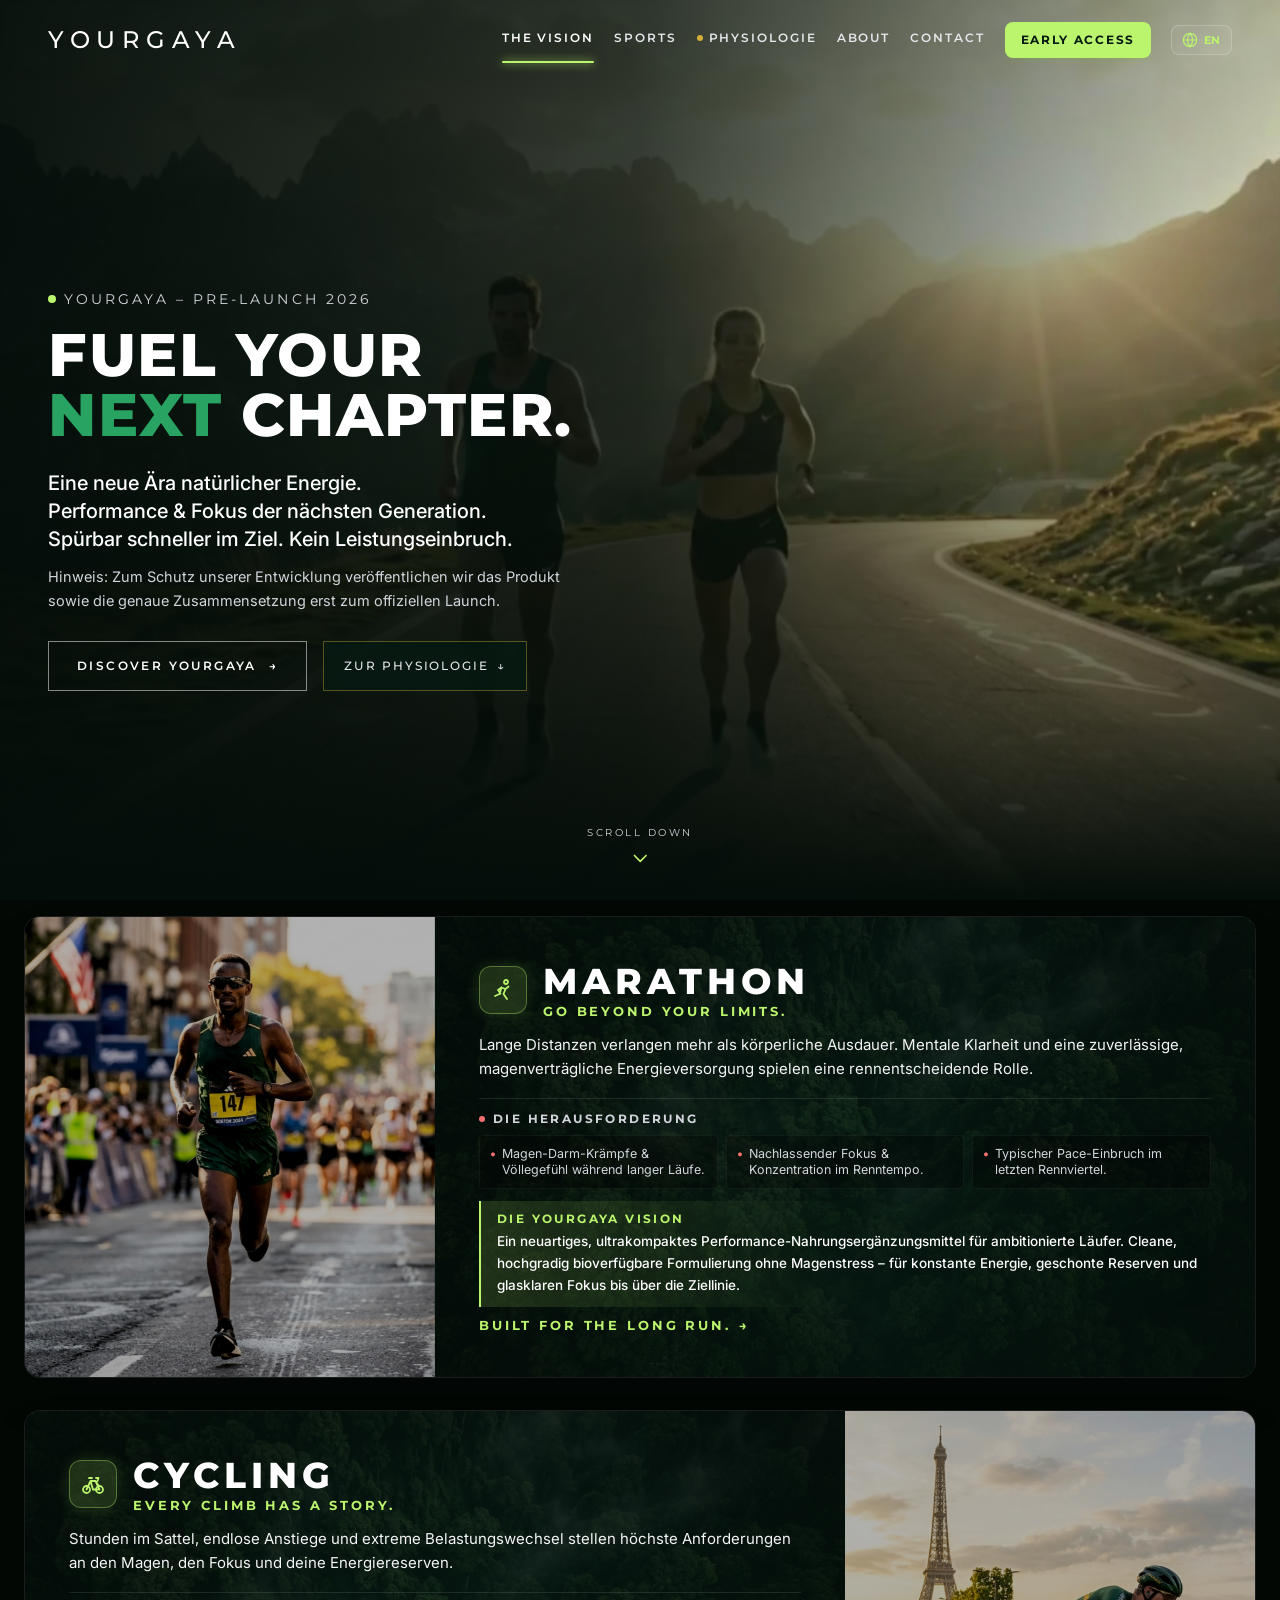
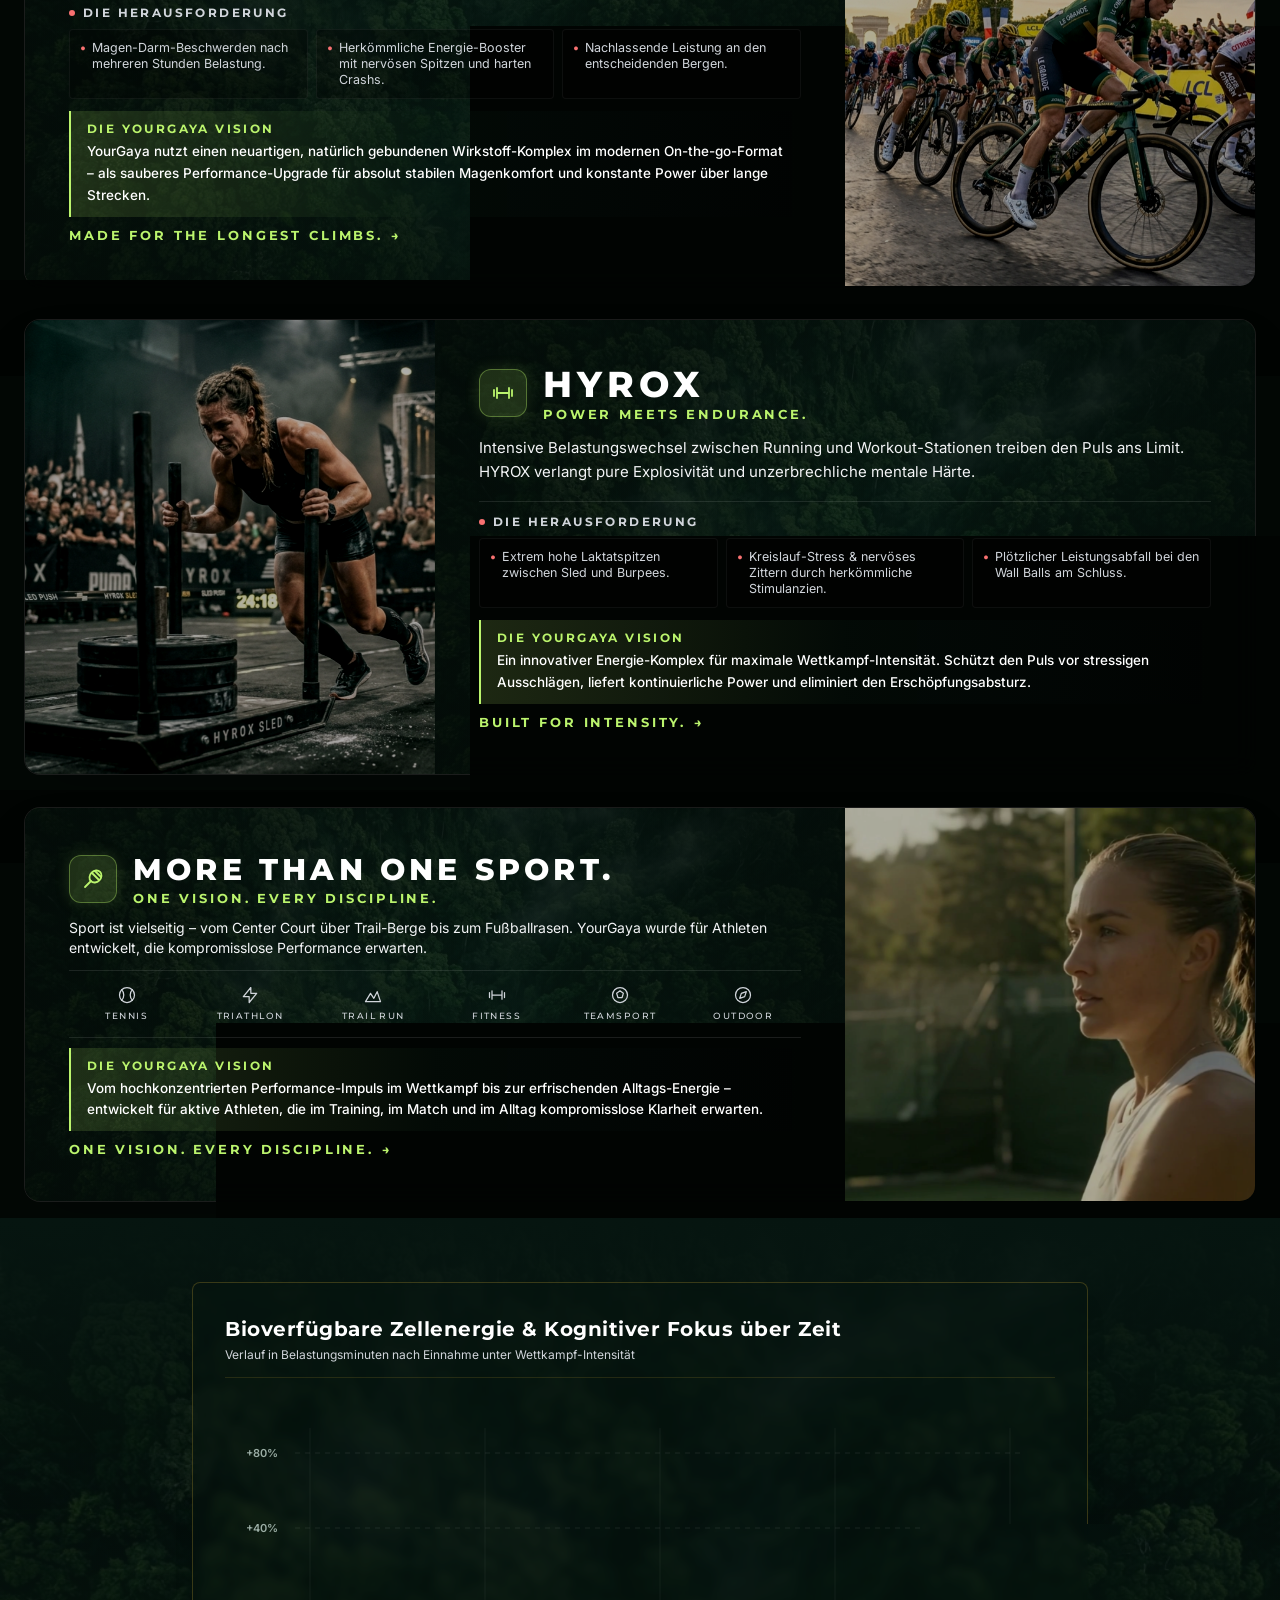
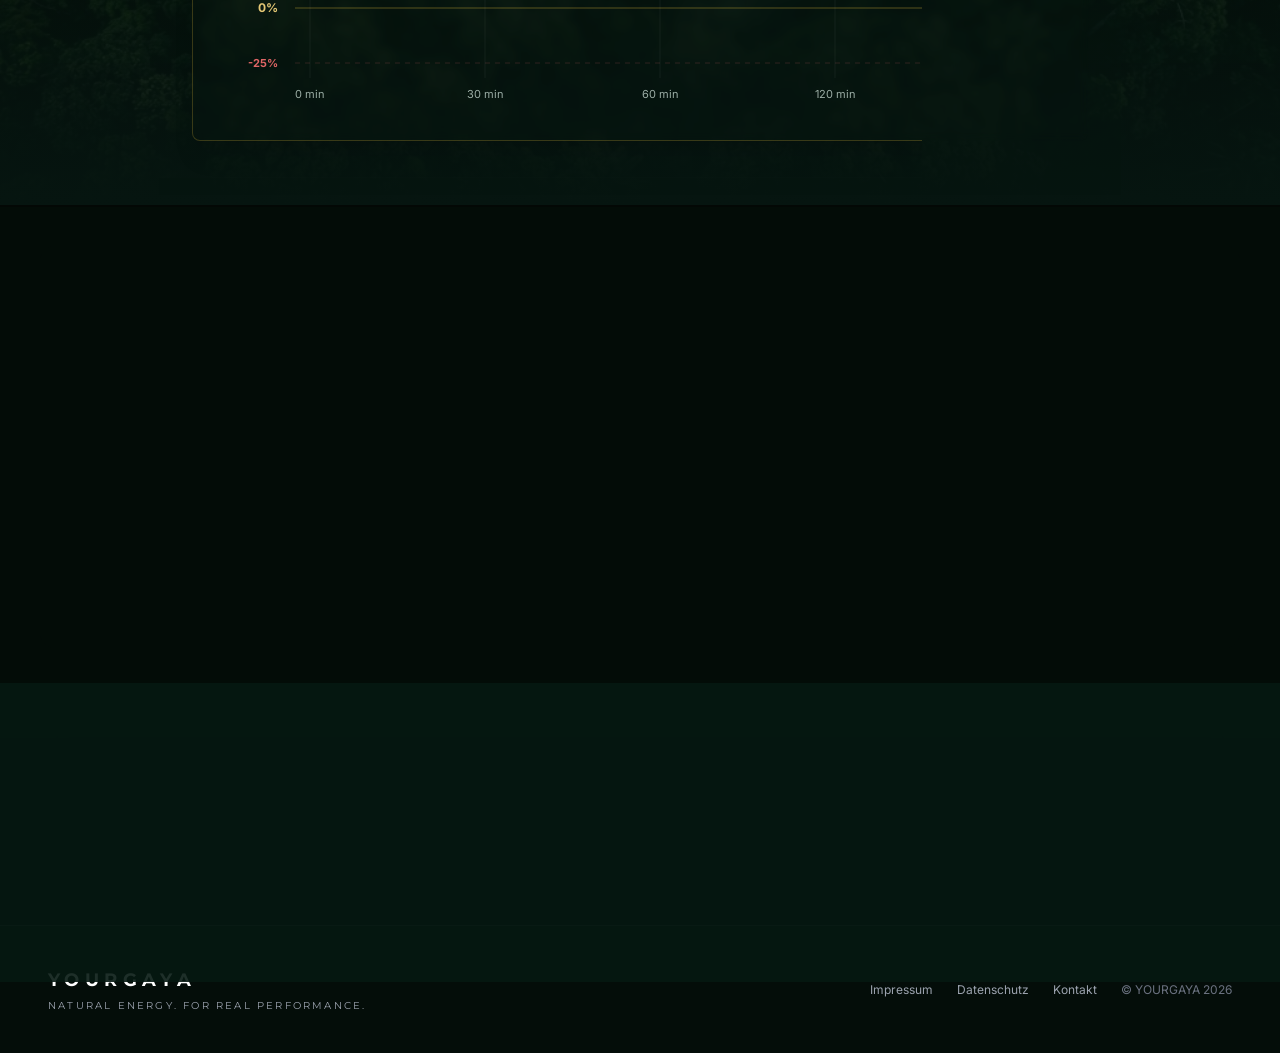
<file: index.html>
<!DOCTYPE html>
<html lang="de" class="scroll-smooth"><head>
  <meta charset="UTF-8">
  <meta name="viewport" content="width=device-width, initial-scale=1.0">
  
  <!-- Favicon: YOURGAYA Glowing Green Luxury Emblem (v2) -->
  <link rel="icon" type="image/svg+xml" href="favicon.svg?v=2">
  <link rel="icon" type="image/png" sizes="32x32" href="favicon-32x32.png?v=2">
  <link rel="icon" type="image/png" sizes="192x192" href="favicon-192x192.png?v=2">
  <link rel="apple-touch-icon" sizes="180x180" href="apple-touch-icon.png?v=2">
  <link rel="shortcut icon" href="favicon.ico?v=2">
  <meta name="theme-color" content="#040d09">
  
  <!-- Primary Meta Tags & SEO -->
  <meta name="title" content="YOURGAYA – Fuel Your Next Chapter | Founded by Leonid Zokhin">
  <meta name="description" content="YOURGAYA – Eine neue Ära natürlicher Energie. Performance & Fokus der nächsten Generation – die smarte Alternative zu herkömmlichen Energy Gels. Gegründet von Leonid Zokhin.">
  <meta name="keywords" content="Leonid Zokhin, leonid zokhin, YOURGAYA, Gründer Leonid Zokhin, Founder Leonid Zokhin, Energy Gel Alternative, Energy Gel mit Koffein, Energy Gel ohne Crash, Liquid Energy Stick, Performance Nahrungsergänzungsmittel, Functional Cold Brew, Ausdauersport, Marathon, Triathlon, Cycling, Hyrox, Fokus, Sportnahrung">
  <meta name="author" content="Leonid Zokhin">
  <meta name="robots" content="index, follow, max-image-preview:large, max-snippet:-1, max-video-preview:-1">
  <link rel="canonical" href="https://www.yourgaya.de/">
  <link rel="me" href="https://www.linkedin.com/in/leonid-zokhin">

  <!-- Open Graph / Social Sharing -->
  <meta property="og:type" content="website">
  <meta property="og:url" content="https://www.yourgaya.de/">
  <meta property="og:title" content="YOURGAYA – Fuel Your Next Chapter | Founded by Leonid Zokhin">
  <meta property="og:description" content="Eine neue Ära natürlicher Energie. Performance & Fokus der nächsten Generation – die smarte Alternative zu herkömmlichen Energy Gels. Gegründet von Leonid Zokhin.">
  <meta property="og:image" content="https://www.yourgaya.de/crop_hero.jpg">
  <meta property="og:locale" content="de_DE">
  <meta property="og:site_name" content="YOURGAYA">

  <!-- Twitter Card -->
  <meta name="twitter:card" content="summary_large_image">
  <meta name="twitter:url" content="https://www.yourgaya.de/">
  <meta name="twitter:title" content="YOURGAYA – Fuel Your Next Chapter | Founded by Leonid Zokhin">
  <meta name="twitter:description" content="Eine neue Ära natürlicher Energie. Performance & Fokus der nächsten Generation – gegründet von Leonid Zokhin.">
  <meta name="twitter:image" content="https://www.yourgaya.de/crop_hero.jpg">

  <!-- Schema.org JSON-LD (Google Knowledge Graph & Indexing) -->
  <script type="application/ld+json">
  {
    "@context": "https://schema.org",
    "@graph": [
      {
        "@type": "Organization",
        "@id": "https://www.yourgaya.de/#organization",
        "name": "YOURGAYA",
        "alternateName": "YourGaya",
        "url": "https://www.yourgaya.de/",
        "logo": "https://www.yourgaya.de/favicon-192x192.png",
        "description": "Eine neue Ära natürlicher Energie – Performance & Fokus der nächsten Generation für Ausdauer- und Leistungssportler als smarte Alternative zu herkömmlichen Energy Gels mit Koffein.",
        "founder": {
          "@id": "https://www.yourgaya.de/#founder"
        },
        "sameAs": [
          "https://www.linkedin.com/in/leonid-zokhin"
        ],
        "knowsAbout": [
          "Performance Nutrition",
          "Ausdauersport",
          "Energy Gel Alternative",
          "Energy Gel mit Koffein Alternative",
          "Liquid Energy Stick",
          "Performance Nahrungsergänzungsmittel",
          "Functional Cold Brew",
          "Marathon",
          "Triathlon",
          "Cycling",
          "HYROX",
          "Tennis"
        ],
        "contactPoint": {
          "@type": "ContactPoint",
          "email": "contact@yourgaya.de",
          "contactType": "customer service",
          "availableLanguage": [
            "de",
            "en"
          ]
        }
      },
      {
        "@type": "Person",
        "@id": "https://www.yourgaya.de/#founder",
        "name": "Leonid Zokhin",
        "givenName": "Leonid",
        "familyName": "Zokhin",
        "jobTitle": "Founder & Creator of YOURGAYA",
        "description": "Leonid Zokhin ist Gründer von YOURGAYA – einer neuartigen Performance- & Fokus-Marke für Ausdauer- und Leistungssportler im DACH-Raum und Europa.",
        "worksFor": {
          "@id": "https://www.yourgaya.de/#organization"
        },
        "url": "https://www.yourgaya.de/",
        "mainEntityOfPage": "https://www.yourgaya.de/",
        "email": "mailto:leonid@yourgaya.de",
        "address": {
          "@type": "PostalAddress",
          "addressLocality": "Schengen",
          "addressCountry": "LU"
        },
        "knowsAbout": [
          "Sports Nutrition",
          "Endurance Sports",
          "Performance Supplements",
          "Energy Gel Alternative",
          "Functional Beverages"
        ],
        "sameAs": [
          "https://www.linkedin.com/in/leonid-zokhin"
        ]
      },
      {
        "@type": "WebSite",
        "@id": "https://www.yourgaya.de/#website",
        "url": "https://www.yourgaya.de/",
        "name": "YOURGAYA",
        "publisher": {
          "@id": "https://www.yourgaya.de/#organization"
        },
        "inLanguage": [
          "de-DE",
          "en-US"
        ]
      },
      {
        "@type": "WebPage",
        "@id": "https://www.yourgaya.de/#webpage",
        "url": "https://www.yourgaya.de/",
        "name": "YOURGAYA – Fuel Your Next Chapter | Founded by Leonid Zokhin",
        "isPartOf": {
          "@id": "https://www.yourgaya.de/#website"
        },
        "about": [
          {
            "@id": "https://www.yourgaya.de/#organization"
          },
          {
            "@id": "https://www.yourgaya.de/#founder"
          }
        ],
        "keywords": "Leonid Zokhin, YOURGAYA, Energy Gel Alternative, Energy Gel mit Koffein, Performance Nahrungsergänzungsmittel, Liquid Energy, Functional Cold Brew, Ausdauersport, Marathon, Triathlon, Cycling, HYROX",
        "inLanguage": "de-DE"
      }
    ]
  }
  </script>
  <title>YOURGAYA – Fuel Your Next Chapter | Founded by Leonid Zokhin</title>
  <!-- Google Fonts (Asynchron / Non-Render-Blocking) -->
  <link rel="preconnect" href="https://fonts.googleapis.com">
  <link rel="preconnect" href="https://fonts.gstatic.com" crossorigin>
  <link rel="preload" as="style" href="https://fonts.googleapis.com/css2?family=Inter:ital,wght@0,300;0,400;0,500;0,600;0,700;1,400&amp;family=Montserrat:wght@400;500;600;700;800;900&amp;family=Plus+Jakarta+Sans:wght@400;500;600;700;800&amp;display=swap">
  <link rel="stylesheet" href="https://fonts.googleapis.com/css2?family=Inter:ital,wght@0,300;0,400;0,500;0,600;0,700;1,400&amp;family=Montserrat:wght@400;500;600;700;800;900&amp;family=Plus+Jakarta+Sans:wght@400;500;600;700;800&amp;display=swap" media="print" onload="this.media='all'">
  <noscript>
    <link rel="stylesheet" href="https://fonts.googleapis.com/css2?family=Inter:ital,wght@0,300;0,400;0,500;0,600;0,700;1,400&amp;family=Montserrat:wght@400;500;600;700;800;900&amp;family=Plus+Jakarta+Sans:wght@400;500;600;700;800&amp;display=swap">
  </noscript>

  <!-- Production Tailwind CSS (Lokal, vorkompiliert & minifiziert – ersetzt 124KB CDN) -->
  <link rel="stylesheet" href="tailwind.min.css">

  <!-- Preload Critical Hero Media (Sofortige Anzeige ohne Verzögerung) -->
  <link rel="preload" as="image" href="hero_poster.jpg" fetchpriority="high">
  <style>
    :root {
      --bg-dark: #040d09;
      --gold-primary: #d4af37;
      --gold-bright: #f5e49b;
      --gold-border: rgba(212, 175, 55, 0.28);
      --gold-border-soft: rgba(212, 175, 55, 0.16);
      --glass-bg: rgba(6, 25, 18, 0.85);
      --glass-blur: blur(20px);
      --text-white: #f5f9f6;
      --text-muted: #a3bcaf;
      --text-dim: #708c7e;
      --font-heading: 'Plus Jakarta Sans', -apple-system, BlinkMacSystemFont, sans-serif;
      --font-body: 'Inter', -apple-system, BlinkMacSystemFont, sans-serif;
      --transition-fast: 0.25s cubic-bezier(0.16, 1, 0.3, 1);
    }

    body {
      background-color: #030805;
      /* Vogelperspektive Wald als globaler Hintergrund sichtbar an allen Rändern und Lücken */
      background-image: 
        radial-gradient(ellipse at center, rgba(3, 10, 7, 0.58) 0%, rgba(3, 8, 5, 0.82) 100%),
        url('forest_bg.jpg');
      background-repeat: repeat-y;
      background-size: 100% auto;
      background-attachment: fixed;
      color: #ffffff;
      -webkit-font-smoothing: antialiased;
      -moz-osx-font-smoothing: grayscale;
      overflow-x: hidden;
    }

    /* Schwebendes Info-Banner mit sichtbarem Vogelperspektiven-Wald im Hintergrund */
    .forest-floating-panel {
      position: relative;
      background-image: 
        linear-gradient(135deg, rgba(4, 15, 10, 0.70) 0%, rgba(6, 22, 16, 0.82) 100%),
        url('forest_bg.jpg');
      background-size: cover;
      background-position: center;
      background-repeat: no-repeat;
    }

    .forest-floating-panel::before {
      content: '';
      position: absolute;
      inset: 0;
      background: radial-gradient(circle at 50% 50%, rgba(11, 38, 28, 0.22) 0%, rgba(3, 10, 7, 0.65) 100%);
      pointer-events: none;
    }

    /* Medien-Container: exakt gleiche Höhe wie Info-Banner */
    .media-container {
      position: relative;
      overflow: hidden;
      background-color: #030d09;
      height: 100%;
      min-height: 360px;
    }
    .still-image {
      position: absolute;
      inset: 0;
      width: 100%;
      height: 100%;
      object-fit: cover;
      object-position: center;
      transform: scale(1.0);
      opacity: 1;
      filter: brightness(0.68) contrast(1.08); /* Dezent abgedunkelt, stiehlt dem Text nicht den Fokus */
      transition: opacity 1.8s cubic-bezier(0.25, 1, 0.5, 1), transform 2.2s cubic-bezier(0.25, 1, 0.5, 1);
      z-index: 15;
      will-change: transform, opacity;
      pointer-events: auto;
    }
    .scene-video {
      position: absolute;
      inset: 0;
      width: 100%;
      height: 100%;
      object-fit: cover;
      object-position: center;
      z-index: 10;
      opacity: 1;
      filter: brightness(0.62) contrast(1.10) saturate(0.95); /* Deutlich dunkler & stimmungsvoll, blendet nicht */
      transform: scale(1.04);
      transition: transform 2.2s cubic-bezier(0.25, 1, 0.5, 1);
      will-change: transform;
    }
    .media-container.playing-video .still-image {
      opacity: 0;
      transform: scale(1.10);
      pointer-events: none;
    }
    .media-container.playing-video .scene-video {
      transform: scale(1.0);
    }

    /* Status-Badge auf Bild/Video */
    .video-badge {
      z-index: 30;
      backdrop-filter: blur(10px);
      -webkit-backdrop-filter: blur(10px);
      background: rgba(3, 13, 9, 0.78);
      border: 1px solid rgba(255, 255, 255, 0.18);
      transition: all 0.3s ease;
    }
    .media-container.playing-video .video-badge {
      border-color: rgba(187, 244, 109, 0.45);
      background: rgba(4, 16, 11, 0.88);
    }

    /* Dynamisch aufploppende Graphen-Badges (Wunsch 4) */
    .graph-badge {
      opacity: 0;
      transform: translateY(12px) scale(0.90);
      transform-origin: center center;
      transition: opacity 0.55s cubic-bezier(0.16, 1, 0.3, 1), transform 0.65s cubic-bezier(0.175, 0.885, 0.32, 1.275);
      pointer-events: none;
    }
    .graph-badge.visible {
      opacity: 1;
      transform: translateY(0) scale(1);
    }

    /* ================= WECHSELSEITIGE SCROLL-ANIMATIONEN ================= */
    /* 1. Medien-Einflug von LINKS */
    .media-fly-from-left {
      opacity: 0;
      transform: translateX(-75px) scale(0.96);
      transition: opacity 0.85s cubic-bezier(0.16, 1, 0.3, 1), transform 0.85s cubic-bezier(0.16, 1, 0.3, 1);
      will-change: transform, opacity;
    }
    .media-fly-from-left.animated {
      opacity: 1;
      transform: translateX(0) scale(1);
    }

    /* 2. Medien-Einflug von RECHTS */
    .media-fly-from-right {
      opacity: 0;
      transform: translateX(75px) scale(0.96);
      transition: opacity 0.85s cubic-bezier(0.16, 1, 0.3, 1), transform 0.85s cubic-bezier(0.16, 1, 0.3, 1);
      will-change: transform, opacity;
    }
    .media-fly-from-right.animated {
      opacity: 1;
      transform: translateX(0) scale(1);
    }

    /* 3. Text fliegt von RECHTS in das leere Banner hinein */
    .text-fly-from-right {
      opacity: 0;
      transform: translateX(80px);
      transition: opacity 0.9s cubic-bezier(0.16, 1, 0.3, 1) 0.12s, transform 0.9s cubic-bezier(0.16, 1, 0.3, 1) 0.12s;
      will-change: transform, opacity;
    }
    .text-fly-from-right.animated {
      opacity: 1;
      transform: translateX(0);
    }

    /* 4. Text fliegt von LINKS in das leere Banner hinein */
    .text-fly-from-left {
      opacity: 0;
      transform: translateX(-80px);
      transition: opacity 0.9s cubic-bezier(0.16, 1, 0.3, 1) 0.12s, transform 0.9s cubic-bezier(0.16, 1, 0.3, 1) 0.12s;
      will-change: transform, opacity;
    }
    .text-fly-from-left.animated {
      opacity: 1;
      transform: translateX(0);
    }

    /* ================= WISSENSCHAFT & PHYSIOLOGIE ================= */
    .kinetics-section {
      position: relative;
      background-image: 
        linear-gradient(180deg, rgba(3, 8, 5, 0.72) 0%, rgba(3, 14, 9, 0.68) 50%, rgba(3, 8, 5, 0.80) 100%),
        url('forest_bg.jpg');
      background-size: cover;
      background-position: center;
      background-attachment: fixed;
      padding: 5rem 1.25rem 5rem;
      border-top: 1px solid var(--gold-border-soft);
      border-bottom: 1px solid var(--gold-border-soft);
      overflow: hidden;
      font-family: var(--font-body);
      color: var(--text-white);
    }

    .kinetics-glow-left {
      position: absolute;
      top: 15%;
      left: -10%;
      width: 500px;
      height: 500px;
      background: radial-gradient(circle, rgba(11, 38, 28, 0.65) 0%, transparent 70%);
      filter: blur(80px);
      pointer-events: none;
    }

    .kinetics-glow-right {
      position: absolute;
      bottom: 10%;
      right: -10%;
      width: 550px;
      height: 550px;
      background: radial-gradient(circle, rgba(212, 175, 55, 0.14) 0%, transparent 70%);
      filter: blur(90px);
      pointer-events: none;
    }

    .section-container {
      max-width: 1140px;
      margin: 0 auto;
      position: relative;
      z-index: 2;
    }

    .section-header {
      text-align: center;
      margin-bottom: 2.5rem;
    }

    .section-tag {
      display: inline-flex;
      align-items: center;
      gap: 0.45rem;
      font-family: var(--font-heading);
      font-size: 0.72rem;
      font-weight: 700;
      letter-spacing: 0.22em;
      text-transform: uppercase;
      color: var(--gold-bright);
      margin-bottom: 0.75rem;
      padding: 0.32rem 0.95rem;
      border-radius: 999px;
      background: rgba(13, 38, 29, 0.75);
      border: 1px solid var(--gold-border-soft);
      backdrop-filter: blur(8px);
    }

    .section-title {
      font-family: var(--font-heading);
      font-size: clamp(1.85rem, 3.4vw, 2.7rem);
      font-weight: 800;
      letter-spacing: -0.02em;
      line-height: 1.18;
      color: #ffffff;
      margin-bottom: 0.75rem;
    }

    .section-subtitle {
      font-size: 0.98rem;
      color: var(--text-muted);
      max-width: 720px;
      margin: 0 auto;
      line-height: 1.6;
    }

    .graph-card {
      background: var(--glass-bg);
      backdrop-filter: var(--glass-blur);
      -webkit-backdrop-filter: var(--glass-blur);
      border: 1px solid var(--gold-border);
      border-radius: 20px;
      padding: 2.2rem 2.2rem 1.8rem;
      box-shadow: 0 35px 80px rgba(0, 0, 0, 0.9), 0 0 50px rgba(11, 35, 27, 0.55);
      margin-bottom: 2.8rem;
      position: relative;
    }

    .graph-legend-bar {
      display: flex;
      align-items: center;
      justify-content: space-between;
      flex-wrap: wrap;
      gap: 1.25rem;
      margin-bottom: 1.5rem;
      padding-bottom: 1.25rem;
      border-bottom: 1px solid rgba(212, 175, 55, 0.16);
    }

    .graph-headline-meta h3 {
      font-family: var(--font-heading);
      font-size: 1.15rem;
      font-weight: 700;
      color: #ffffff;
      margin-bottom: 0.2rem;
    }

    .graph-headline-meta p {
      font-size: 0.8rem;
      color: var(--text-dim);
    }

    .legend-items {
      display: flex;
      align-items: center;
      gap: 1.5rem;
      flex-wrap: wrap;
    }

    .legend-item {
      display: flex;
      align-items: center;
      gap: 0.65rem;
      font-size: 0.82rem;
      font-weight: 600;
    }

    .legend-marker {
      width: 24px;
      height: 3px;
      border-radius: 2px;
      position: relative;
    }

    .legend-marker.market {
      background: #e05252;
      border-top: 1px dashed #ff8585;
    }

    .legend-marker.yourgaya {
      background: linear-gradient(90deg, var(--gold-primary), var(--gold-bright));
      box-shadow: 0 0 8px rgba(212, 175, 55, 0.75);
    }

    .legend-marker.yourgaya::after {
      content: '';
      position: absolute;
      right: 0;
      top: -2.5px;
      width: 7px;
      height: 7px;
      border-radius: 50%;
      background: var(--gold-bright);
      box-shadow: 0 0 6px var(--gold-primary);
    }

    .svg-wrap {
      width: 100%;
      height: 340px;
      position: relative;
      user-select: none;
      cursor: crosshair;
    }

    .kinetics-svg {
      width: 100%;
      height: 100%;
      overflow: visible;
    }

    .graph-tooltip {
      position: absolute;
      top: 12px;
      left: 50%;
      transform: translateX(-50%);
      background: rgba(4, 13, 9, 0.95);
      backdrop-filter: blur(14px);
      -webkit-backdrop-filter: blur(14px);
      border: 1px solid var(--gold-border);
      border-radius: 10px;
      padding: 0.7rem 1.25rem;
      pointer-events: none;
      opacity: 0;
      transition: opacity 0.25s ease, transform 0.25s ease;
      display: flex;
      gap: 1.5rem;
      align-items: center;
      z-index: 10;
      box-shadow: 0 12px 30px rgba(0, 0, 0, 0.75), 0 0 18px rgba(212, 175, 55, 0.25);
    }

    .graph-tooltip.visible {
      opacity: 1;
    }

    .tooltip-col h5 {
      font-size: 0.68rem;
      font-family: var(--font-heading);
      letter-spacing: 0.15em;
      text-transform: uppercase;
      color: var(--text-dim);
      margin-bottom: 0.15rem;
    }

    .tooltip-col .val-market {
      color: #ff7676;
      font-weight: 700;
      font-size: 0.92rem;
    }

    .tooltip-col .val-yourgaya {
      color: var(--gold-bright);
      font-weight: 700;
      font-size: 0.92rem;
    }

    .metrics-grid {
      display: grid;
      grid-template-columns: repeat(3, 1fr);
      gap: 1.5rem;
    }

    @media (max-width: 960px) {
      .metrics-grid {
        grid-template-columns: 1fr;
      }
      .graph-card {
        padding: 1.6rem 1.3rem 1.5rem;
      }
      .svg-wrap {
        height: 290px;
      }
    }

    .metric-box {
      background: rgba(7, 24, 18, 0.7);
      backdrop-filter: blur(12px);
      -webkit-backdrop-filter: blur(12px);
      border: 1px solid rgba(212, 175, 55, 0.2);
      border-radius: 16px;
      padding: 1.6rem 1.5rem;
      position: relative;
      transition: all var(--transition-fast);
      overflow: hidden;
    }

    .metric-box:hover {
      transform: translateY(-3px);
      border-color: rgba(212, 175, 55, 0.45);
      box-shadow: 0 18px 36px rgba(0, 0, 0, 0.6), 0 0 30px rgba(11, 38, 28, 0.45);
      background: rgba(10, 32, 24, 0.85);
    }

    .metric-box::after {
      content: '';
      position: absolute;
      top: 0;
      left: 0;
      width: 100%;
      height: 2px;
      background: linear-gradient(90deg, transparent, var(--gold-primary), transparent);
      opacity: 0;
      transition: opacity var(--transition-fast);
    }

    .metric-box:hover::after {
      opacity: 1;
    }

    .metric-icon-wrap {
      width: 42px;
      height: 42px;
      border-radius: 11px;
      background: rgba(212, 175, 55, 0.12);
      border: 1px solid rgba(212, 175, 55, 0.3);
      display: flex;
      align-items: center;
      justify-content: center;
      margin-bottom: 1.1rem;
      color: var(--gold-bright);
    }

    .metric-icon-wrap svg {
      width: 22px;
      height: 22px;
    }

    .metric-title {
      font-family: var(--font-heading);
      font-size: 1.1rem;
      font-weight: 700;
      color: #ffffff;
      margin-bottom: 0.55rem;
      line-height: 1.3;
    }

    .metric-desc {
      font-size: 0.86rem;
      color: var(--text-muted);
      line-height: 1.6;
    }

    
  
    /* Wort-für-Wort Fly-In von links nach rechts */
    @keyframes slowWordFlyIn {
    0% {
      opacity: 0;
      transform: translateX(-45px);
      filter: blur(5px);
    }
    100% {
      opacity: 1;
      transform: translateX(0);
      filter: blur(0);
    }
  }
  .word-fly-slow {
    display: inline-block;
    opacity: 0;
    /* Deutlich langsamere, majestätische Bewegung (1.25 Sekunden) */
    animation: slowWordFlyIn 1.25s cubic-bezier(0.16, 1, 0.3, 1) forwards;
  }

    /* ==============================================================
       1. MOBILE HEADER TEXT ANPASSUNG (NUR FÜR SMARTPHONES / < 640px)
       Kompaktere Texte, perfekte Lesbarkeit, jeder Satz auf eigener Zeile
       ============================================================== */
    @media (max-width: 640px) {
      #hero-header-content {
        transform: translateY(0px);
        padding-top: 0.25rem;
        padding-bottom: 1rem;
      }
      #hero-title {
        font-size: 1.85rem;
        line-height: 1.1;
        margin-bottom: 0.75rem;
        letter-spacing: -0.01em;
      }
      #hero-subtitle {
        font-size: 0.82rem;
        line-height: 1.38;
        margin-bottom: 0.65rem;
      }
      #hero-note {
        font-size: 0.72rem;
        line-height: 1.32;
        margin-bottom: 1rem;
      }
    }

    /* ==============================================================
       2. SPORT-SZENEN OPTIMIERUNG (PC & MOBILE)
       - Other Sports (#multi-sport): Sowohl auf PC als auch Mobile sofort kristallklar,
         ohne Weichzeichner / Skalierungs-Ghosting (1.0s Standbild)
       - Marathon, Cycling, Hyrox:
         PC (>= 1024px): 2.4s Standbild mit sanftem Ken-Burns-Dissolve
         Mobile (< 1024px): 100% gestochen scharfes Standbild ohne Video
       ============================================================== */
    #multi-sport .still-image {
      transform: none !important;
      transition: opacity 0.35s ease-out !important;
      filter: brightness(0.68) contrast(1.08) !important;
      will-change: opacity;
    }
    #multi-sport .scene-video {
      transform: none !important;
      transition: none !important;
      filter: brightness(0.68) contrast(1.08) !important;
      will-change: auto;
    }
    #multi-sport.playing-video .still-image {
      opacity: 0 !important;
      transform: none !important;
      pointer-events: none;
    }
    #multi-sport.playing-video .scene-video {
      transform: none !important;
      opacity: 1 !important;
    }

    @media (max-width: 1023px) {
      #marathon .scene-video,
      #cycling .scene-video,
      #hyrox .scene-video {
        display: none !important;
      }
      #marathon .still-image,
      #cycling .still-image,
      #hyrox .still-image {
        opacity: 1 !important;
        transform: scale(1.0) !important;
        pointer-events: auto !important;
      }
    }
  
  </style>
</head>
<body class="font-sans selection:bg-gayaAccent selection:text-gayaDark">

  <!-- ================= HEADER / NAVIGATION (MIT DYNAMISCH GLEITENDEM UNTERSTRICH) ================= -->
  <header id="site-header" class="fixed top-0 left-0 w-full z-50 bg-gradient-to-b from-black/95 via-black/70 to-transparent backdrop-blur-md md:backdrop-blur-[2px] transition-transform duration-300 ease-out will-change-transform border-b border-white/5 md:border-b-0">
    <div class="max-w-7xl mx-auto px-4 sm:px-6 lg:px-12 h-16 sm:h-20 flex items-center justify-between">
      
      <!-- Logo: YOURGAYA -->
      <a href="#" class="font-display font-medium text-lg sm:text-xl md:text-2xl tracking-[0.24em] sm:tracking-[0.28em] text-white flex items-center group whitespace-nowrap flex-shrink-0">
        <span class="text-white group-hover:text-gayaAccent transition">YOURGAYA</span>
      </a>

      <!-- Desktop Navigation Bar (ab md: 768px vollständig sichtbar!) -->
      <nav id="main-nav" class="relative hidden md:flex items-center gap-5 lg:gap-7 xl:gap-8 text-xs font-display font-semibold tracking-[0.16em] uppercase whitespace-nowrap">
        <!-- Der sanft gleitende grüne Unterstrich -->
        <span id="nav-indicator" class="absolute bottom-[-5px] h-[2px] bg-gayaAccent transition-all duration-300 ease-out pointer-events-none rounded-full shadow-[0_0_8px_#bbf46d]"></span>

        <a href="#vision" class="nav-item text-white hover:text-gayaAccent transition pb-1 whitespace-nowrap" data-active="true" data-i18n="nav.vision">
          THE VISION
        </a>
        <a href="#marathon" class="nav-item text-gray-200 hover:text-white transition pb-1 whitespace-nowrap" data-i18n="nav.sports">
          SPORTS
        </a>
        <a href="#graph-section" class="nav-item text-gray-200 hover:text-gayaGoldBright transition pb-1 flex items-center gap-1.5 whitespace-nowrap">
          <span class="w-1.5 h-1.5 rounded-full bg-gayaGold animate-pulse"></span>
          <span data-i18n="nav.physio">PHYSIOLOGIE</span>
        </a>
        <a href="#multi-sport" class="nav-item text-gray-200 hover:text-white transition pb-1 whitespace-nowrap" data-i18n="nav.about">
          ABOUT
        </a>
        <a href="#investors" onclick="openModal('modal-kontakt'); return false;" class="nav-item text-gray-200 hover:text-white transition pb-1 whitespace-nowrap" data-i18n="nav.contact">
          CONTACT
        </a>

        <!-- Early Access Button -->
        <a href="#waitlist" class="bg-[#bbf46d] hover:bg-[#aef058] text-[#051a11] font-display font-bold text-xs px-4 lg:px-5 py-2.5 rounded-lg tracking-[0.14em] transition shadow-md shadow-lime-500/10 whitespace-nowrap ml-1">
          <span data-i18n="nav.earlyAccess">EARLY ACCESS</span>
        </a>

        <!-- Clean Language Switcher Icon Button -->
        <button id="lang-switch-desktop" onclick="toggleLanguage()" title="Sprache wechseln / Switch Language" aria-label="Switch Language / Sprache wechseln" class="flex items-center gap-1.5 px-2.5 py-1.5 rounded-lg border border-white/20 hover:border-gayaAccent/80 bg-white/5 hover:bg-gayaAccent/10 text-white transition cursor-pointer select-none group ml-1 shadow-sm">
          <svg class="w-4 h-4 text-gayaAccent group-hover:scale-110 transition-transform flex-shrink-0" fill="none" stroke="currentColor" stroke-width="1.8" viewBox="0 0 24 24">
            <circle cx="12" cy="12" r="10"></circle>
            <path d="M2 12h20M12 2a15.3 15.3 0 0 1 4 10 15.3 15.3 0 0 1-4 10 15.3 15.3 0 0 1-4-10 15.3 15.3 0 0 1 4-10z"></path>
          </svg>
          <span class="lang-desktop-label font-display text-[11px] font-bold tracking-wider text-gayaAccent uppercase">EN</span>
        </button>
      </nav>

      <!-- Mobile Controls (< md) -->
      <div class="flex md:hidden items-center gap-2 flex-shrink-0">
        <!-- Clean Mobile Language Toggle -->
        <button id="lang-switch-mobile" onclick="toggleLanguage()" aria-label="Switch Language / Sprache wechseln" class="flex items-center gap-1.5 px-2.5 py-1.5 rounded-lg border border-white/20 hover:border-gayaAccent/60 bg-white/5 text-white transition cursor-pointer select-none">
          <svg class="w-3.5 h-3.5 text-gayaAccent flex-shrink-0" fill="none" stroke="currentColor" stroke-width="1.8" viewBox="0 0 24 24">
            <circle cx="12" cy="12" r="10"></circle>
            <path d="M2 12h20M12 2a15.3 15.3 0 0 1 4 10 15.3 15.3 0 0 1-4 10 15.3 15.3 0 0 1-4-10 15.3 15.3 0 0 1 4-10z"></path>
          </svg>
          <span class="lang-mobile-indicator font-display text-[11px] font-bold tracking-wider text-gayaAccent">EN</span>
        </button>

        <a href="#waitlist" class="bg-[#bbf46d] hover:bg-[#aef058] text-[#051a11] font-display font-bold text-[11px] px-3 py-1.5 rounded-lg tracking-[0.12em] transition whitespace-nowrap">
          <span data-i18n="nav.earlyAccess">EARLY ACCESS</span>
        </a>

        <button id="mobile-menu-toggle" onclick="toggleMobileMenu()" aria-label="Menü umschalten" class="text-white hover:text-gayaAccent p-1.5 rounded-lg border border-white/10 hover:border-white/25 bg-white/5 transition flex items-center justify-center cursor-pointer">
          <svg id="hamburger-icon" class="w-5 h-5 text-gray-200" fill="none" stroke="currentColor" stroke-width="2" viewBox="0 0 24 24">
            <path stroke-linecap="round" stroke-linejoin="round" d="M4 6h16M4 12h16M4 18h16"></path>
          </svg>
          <svg id="close-icon" class="w-5 h-5 text-gray-200 hidden" fill="none" stroke="currentColor" stroke-width="2" viewBox="0 0 24 24">
            <path stroke-linecap="round" stroke-linejoin="round" d="M6 18L18 6M6 6l12 12"></path>
          </svg>
        </button>
      </div>

    </div>

    <!-- Mobile Navigation Drawer (Dropdown Overlay) -->
    <div id="mobile-menu" class="hidden md:hidden bg-[#040d09]/98 backdrop-blur-2xl border-b border-white/15 px-6 py-5 transition-all duration-300 shadow-2xl">
      <div class="flex flex-col space-y-3 font-display font-semibold tracking-[0.18em] text-xs uppercase">
        <a href="#vision" onclick="closeMobileMenu()" class="mobile-nav-link text-white hover:text-gayaAccent py-2.5 border-b border-white/5 transition flex items-center justify-between">
          <span data-i18n="nav.vision">THE VISION</span>
          <span class="text-[10px] text-gayaAccent">01</span>
        </a>
        <a href="#marathon" onclick="closeMobileMenu()" class="mobile-nav-link text-gray-200 hover:text-white py-2.5 border-b border-white/5 transition flex items-center justify-between">
          <span data-i18n="nav.sports">SPORTS</span>
          <span class="text-[10px] text-gray-400">02</span>
        </a>
        <a href="#graph-section" onclick="closeMobileMenu()" class="mobile-nav-link text-gray-200 hover:text-gayaGoldBright py-2.5 border-b border-white/5 transition flex items-center justify-between">
          <span class="flex items-center gap-2">
            <span class="w-2 h-2 rounded-full bg-gayaGold animate-pulse"></span>
            <span data-i18n="nav.physio">PHYSIOLOGIE</span>
          </span>
          <span class="text-[10px] text-gayaGold">03</span>
        </a>
        <a href="#multi-sport" onclick="closeMobileMenu()" class="mobile-nav-link text-gray-200 hover:text-white py-2.5 border-b border-white/5 transition flex items-center justify-between">
          <span data-i18n="nav.about">ABOUT</span>
          <span class="text-[10px] text-gray-400">04</span>
        </a>
        <a href="#investors" onclick="closeMobileMenu(); openModal('modal-kontakt'); return false;" class="mobile-nav-link text-gray-200 hover:text-white py-2.5 border-b border-white/5 transition flex items-center justify-between">
          <span data-i18n="nav.contact">CONTACT</span>
          <span class="text-[10px] text-gray-400">05</span>
        </a>
        <div class="pt-2">
          <a href="#waitlist" onclick="closeMobileMenu()" class="block text-center bg-[#bbf46d] hover:bg-[#aef058] text-[#051a11] font-display font-bold text-xs py-3 rounded-lg tracking-[0.16em] transition shadow-lg shadow-lime-500/20">
            <span data-i18n="nav.earlyAccessDrawer">EARLY ACCESS SICHERN</span>
          </a>
        </div>

        <!-- Clean Mobile Drawer Language Row -->
        <div class="pt-3 border-t border-white/10 flex items-center justify-between">
          <span class="text-[11px] text-gray-400 font-display uppercase tracking-widest" data-i18n="nav.langLabel">Sprache / Language</span>
          <button onclick="toggleLanguage()" class="flex items-center gap-1.5 px-3 py-1.5 rounded-lg border border-white/20 bg-white/5 text-white text-xs font-display font-bold cursor-pointer">
            <span class="lang-label-de text-gayaAccent">DE</span>
            <span class="text-white/30 mx-0.5">/</span>
            <span class="lang-label-en text-white/50">EN</span>
          </button>
        </div>
      </div>
    </div>
  </header>

  <!-- ================= HERO SECTION (DESIGN & TYPOGRAFIE EXAKT WIE REFERENZ) ================= -->
  <section id="vision" class="relative min-h-screen flex items-center pt-16 sm:pt-20 overflow-hidden">
    <div class="absolute inset-0 z-0 overflow-hidden">
      <video id="hero-full-video" src="hero.mp4" poster="hero_poster.jpg" autoplay loop muted playsinline webkit-playsinline preload="auto" class="w-full h-full object-cover object-center transform scale-[1.01]"></video>
      <div class="absolute inset-0 bg-gradient-to-r from-gayaDark/95 via-gayaDark/75 to-transparent"></div>
      <div class="absolute inset-0 bg-gradient-to-t from-gayaDark via-transparent to-gayaDark/30"></div>
    </div>

    <div class="relative z-10 max-w-7xl mx-auto px-5 sm:px-6 lg:px-12 w-full py-10 sm:py-20 lg:py-24">
      <div id="hero-header-content" class="max-w-xl transition-all duration-300">
        <p class="font-display text-[10.5px] sm:text-xs md:text-sm tracking-[0.22em] text-gray-300 uppercase mb-2.5 sm:mb-4 flex items-center gap-2">
          <span class="w-1.5 h-1.5 sm:w-2 sm:h-2 rounded-full bg-gayaAccent animate-ping"></span>
          <span data-i18n="hero.badge">YOURGAYA – PRE-LAUNCH 2026</span>
        </p>
        <h1 id="hero-title" data-i18n="hero.title" class="font-display font-extrabold text-2xl sm:text-5xl lg:text-6xl leading-[1.08] tracking-wide uppercase text-white mb-3.5 sm:mb-6">
          FUEL YOUR<br>
          <span class="text-[#28a362]">NEXT</span> CHAPTER.
        </h1>
        <p id="hero-subtitle" data-i18n="hero.subtitle" class="text-xs sm:text-lg md:text-xl font-medium text-white mb-3 sm:mb-3 leading-snug sm:leading-normal">
          Eine neue Ära natürlicher Energie.<br>
          Performance &amp; Fokus der nächsten Generation.<br>
          Spürbar schneller im Ziel. Kein Leistungseinbruch.
        </p>
        <p id="hero-note" data-i18n="hero.note" class="text-[10px] sm:text-sm md:text-[14.5px] text-gray-300/80 sm:text-gray-300 leading-snug sm:leading-relaxed mb-4 sm:mb-7 max-w-lg">
          Hinweis: Zum Schutz unserer Entwicklung veröffentlichen wir das Produkt sowie die genaue Zusammensetzung erst zum offiziellen Launch.
        </p>
        <div id="hero-cta-buttons" class="flex flex-wrap items-center gap-2.5 sm:gap-4">
          <a href="#marathon" class="inline-flex items-center space-x-2 sm:space-x-3 border border-white/50 hover:border-gayaAccent hover:bg-gayaAccent hover:text-gayaDark text-white font-display text-[10px] sm:text-xs font-semibold tracking-[0.16em] sm:tracking-[0.2em] uppercase px-4 sm:px-7 py-2.5 sm:py-4 transition duration-300">
            <span data-i18n="hero.btnDiscover">DISCOVER YOURGAYA</span>
            <span>→</span>
          </a>
          <a href="#graph-section" class="inline-flex items-center space-x-1.5 sm:space-x-2 bg-gayaPanel/80 border border-gayaGold/40 hover:border-gayaGold hover:text-gayaGoldBright text-gray-200 font-display text-[10px] sm:text-xs font-medium tracking-[0.14em] sm:tracking-[0.16em] uppercase px-3.5 sm:px-5 py-2.5 sm:py-4 transition backdrop-blur-sm">
            <span data-i18n="hero.btnPhysio">ZUR PHYSIOLOGIE</span>
            <span>↓</span>
          </a>
        </div>
      </div>
    </div>

    <!-- Scroll Down Indicator -->
    <a href="#marathon" class="absolute bottom-6 sm:bottom-8 left-1/2 -translate-x-1/2 z-10 flex flex-col items-center text-gray-300 hover:text-white transition group">
      <span data-i18n="hero.scrollDown" class="font-display text-[9px] sm:text-[10px] tracking-[0.25em] uppercase mb-1.5 sm:mb-2">SCROLL DOWN</span>
      <svg class="w-4 h-4 sm:w-5 sm:h-5 animate-bounce text-gayaAccent" fill="none" stroke="currentColor" viewBox="0 0 24 24">
        <path stroke-linecap="round" stroke-linejoin="round" stroke-width="2" d="M19 9l-7 7-7-7"></path>
      </svg>
    </a>
  </section>

<!-- ================= HERO-VIDEO & IPHONE AUTO-RESUME WATCHDOG ================= -->
<script>
  document.addEventListener('DOMContentLoaded', () => {
    const heroVideo = document.getElementById('hero-full-video');
    if (!heroVideo) return;

    // 1. Strikte iOS WebKit Attribute sicherstellen
    heroVideo.muted = true;
    heroVideo.defaultMuted = true;
    heroVideo.loop = true;
    heroVideo.playsInline = true;
    heroVideo.setAttribute('playsinline', '');
    heroVideo.setAttribute('webkit-playsinline', '');

    function kickstartHero() {
      if (!heroVideo) return;
      heroVideo.muted = true;
      const promise = heroVideo.play();
      if (promise !== undefined) {
        promise.catch(() => {});
      }
    }

    // Initialer Start
    kickstartHero();

    // 2. iOS Freeze-Watchdog: Prüft, ob das Video nach dem Entsperren wirklich läuft oder im Limbo hängt
    let watchdogTimer = null;
    function verifyHeroPlayback() {
      if (document.visibilityState !== 'visible') return;
      if (window.scrollY > window.innerHeight) return;

      const initialTime = heroVideo.currentTime;
      clearTimeout(watchdogTimer);
      watchdogTimer = setTimeout(() => {
        if (document.visibilityState === 'visible' && window.scrollY < window.innerHeight) {
          // iOS WebKit Bug: heroVideo.paused ist oft false, aber currentTime steht still (Decoder eingefroren)
          if (heroVideo.paused || heroVideo.currentTime === initialTime) {
            heroVideo.muted = true;
            // Nudge zwingt den iOS Hardware-Decoder, einen neuen Frame zu rendern
            if (!heroVideo.paused && heroVideo.currentTime === initialTime && heroVideo.duration > 0) {
              try { heroVideo.currentTime += 0.05; } catch(e) {}
            }
            kickstartHero();
          }
        }
      }, 350);
    }

    // 3. Reaktivierung beim Entsperren des Handys / Tab-Wechsel (Page Visibility API)
    // iOS WebKit benötigt 150-300ms, um die Hardware-Ressourcen des Decoders nach dem Standby neu zuzuordnen.
    function handleWakeup() {
      if (document.visibilityState === 'visible') {
        // Erste Wiederaufnahme nach 200ms (verhindert Race Condition beim Aufwachen)
        setTimeout(() => {
          kickstartHero();
          verifyHeroPlayback();
        }, 200);

        // Zweiter Kontroll-Check nach 600ms
        setTimeout(() => {
          verifyHeroPlayback();
        }, 600);

        // Aktive untere Szenen-Videos reaktivieren, falls sichtbar
        document.querySelectorAll('.media-container.playing-video video').forEach(v => {
          if (v.paused) v.play().catch(() => {});
        });
      }
    }

    document.addEventListener('visibilitychange', handleWakeup);
    window.addEventListener('pageshow', handleWakeup);
    window.addEventListener('focus', handleWakeup);

    // 4. Native Pause-Überwachung: Wenn iOS das Video beim Sperren pausiert
    heroVideo.addEventListener('pause', () => {
      if (document.visibilityState === 'visible' && window.scrollY < window.innerHeight) {
        setTimeout(kickstartHero, 200);
      }
    });

    // 5. User-Interaction Trigger (iOS hebt bei Touch/Scroll alle Autoplay-Restriktionen auf)
    function onUserInteraction() {
      if (window.scrollY < window.innerHeight) {
        if (heroVideo.paused) {
          kickstartHero();
        } else {
          verifyHeroPlayback();
        }
      }
    }

    ['touchstart', 'touchend', 'click', 'scroll'].forEach(evt => {
      window.addEventListener(evt, onUserInteraction, { passive: true });
    });
  });
</script>

<!-- ================= SPORT SEKTIONEN (KOMPAKTERES DESIGN, SCHMALERE VIDEOS, MARKANTER TEXT) ================= -->
  <!-- Videos sind schmaler (4 Cols) und dezent abgedunkelt, Banner (8 Cols) stechen mit klarer Info & Typo ins Auge -->

  <!-- ================= SEKTION 1: MARATHON ================= -->
  <section id="marathon" class="py-4 px-2 sm:px-4 lg:px-6">
    <div class="w-full max-w-6xl xl:max-w-7xl mx-auto rounded-2xl overflow-hidden border border-white/10 shadow-2xl bg-black/50 backdrop-blur-md">
      <div class="grid grid-cols-1 lg:grid-cols-12 gap-0 items-stretch min-h-[380px] lg:min-h-[390px]">
        
        <!-- Video links (4 Cols) – Schmal & dezent abgedunkelt, lenkt nicht ab -->
        <div class="lg:col-span-4 media-container media-fly-from-left h-full min-h-[260px] sm:min-h-[300px] lg:min-h-full animated" data-start="0" data-end="9.5">
          <img src="still_marathon.jpg" alt="Marathon Läufer an der Spitze" class="still-image absolute inset-0 w-full h-full object-cover object-center">
          <video src="marathon.mp4" muted playsinline preload="none" loop class="scene-video absolute inset-0 w-full h-full object-cover object-center"></video>
          <!-- Dezent abgedunkelter Look -->
          <div class="absolute inset-0 bg-black/25 pointer-events-none z-12"></div>
          <!-- Sanfter Übergang in den Banner -->
          <div class="hidden lg:block absolute inset-y-0 right-0 w-24 xl:w-32 bg-gradient-to-r from-transparent via-[#061912]/80 to-[#061912] pointer-events-none z-25"></div>
          <div class="lg:hidden absolute inset-x-0 bottom-0 h-24 bg-gradient-to-b from-transparent via-[#061912]/80 to-[#061912] pointer-events-none z-25"></div>
          
        </div>

        <!-- Banner rechts (8 Cols) – Breiter, sticht mit klaren Infos & markanter Typo ins Auge -->
        <div class="lg:col-span-8 forest-floating-panel flex flex-col justify-center p-6 sm:p-8 lg:p-9 xl:p-11 h-full">
          <div class="relative z-10 w-full text-fly-from-right animated">
            
            <div class="flex items-center gap-4 mb-3.5">
              <div class="w-12 h-12 rounded-xl bg-gayaAccent/15 border border-gayaAccent/35 flex items-center justify-center text-gayaAccent shrink-0 shadow-[0_0_15px_rgba(187,244,109,0.15)]">
                <svg class="w-6 h-6" fill="none" stroke="currentColor" stroke-width="1.8" viewBox="0 0 24 24">
                  <circle cx="15" cy="4" r="2"></circle>
                  <path stroke-linecap="round" stroke-linejoin="round" d="M10.5 9.5L7 12l2.5 3.5M10.5 9.5l4 1.5 3-2.5M10.5 9.5l-2 6.5-4.5 2M14.5 11l-2 5 3.5 5"></path>
                </svg>
              </div>
              <div>
                <h2 class="font-display font-extrabold text-2xl sm:text-3xl lg:text-4xl tracking-[0.14em] uppercase text-white">MARATHON</h2>
                <p class="font-display text-xs sm:text-[13px] tracking-[0.22em] uppercase text-gayaAccent font-bold mt-0.5">GO BEYOND YOUR LIMITS.</p>
              </div>
            </div>

            <p data-i18n="marathon.desc" class="text-gray-100 text-sm sm:text-[15px] leading-relaxed mb-4 font-normal">
              Lange Distanzen verlangen mehr als körperliche Ausdauer. Mentale Klarheit und eine zuverlässige, magenverträgliche Energieversorgung spielen eine rennentscheidende Rolle.
            </p>

            <div class="border-t border-white/10 pt-3 mb-3">
              <h3 class="font-display font-bold text-xs sm:text-[12px] tracking-[0.2em] uppercase text-gray-300 mb-2 flex items-center gap-2">
                <span class="w-1.5 h-1.5 rounded-full bg-red-400"></span>
                <span data-i18n="marathon.challengeTitle">DIE HERAUSFORDERUNG</span>
              </h3>
              <ul class="grid grid-cols-1 sm:grid-cols-3 gap-2 text-xs sm:text-[12.5px] text-gray-300">
                <li class="flex items-start gap-1.5 bg-black/30 p-2.5 rounded border border-white/5">
                  <span class="text-red-400 font-bold">•</span>
                  <span data-i18n="marathon.c1">Magen-Darm-Krämpfe &amp; Völlegefühl während langer Läufe.</span>
                </li>
                <li class="flex items-start gap-1.5 bg-black/30 p-2.5 rounded border border-white/5">
                  <span class="text-red-400 font-bold">•</span>
                  <span data-i18n="marathon.c2">Nachlassender Fokus &amp; Konzentration im Renntempo.</span>
                </li>
                <li class="flex items-start gap-1.5 bg-black/30 p-2.5 rounded border border-white/5">
                  <span class="text-red-400 font-bold">•</span>
                  <span data-i18n="marathon.c3">Typischer Pace-Einbruch im letzten Rennviertel.</span>
                </li>
              </ul>
            </div>

            <!-- Die YourGaya Vision – Hebt sich leuchtend ab -->
            <div class="bg-gradient-to-r from-gayaAccent/15 via-gayaGreen/25 to-transparent border-l-2 border-gayaAccent pl-4 pr-3 py-2.5 my-2.5 rounded-r-lg">
              <h3 data-i18n="marathon.visionTitle" class="font-display font-bold text-xs tracking-[0.2em] uppercase text-gayaAccent mb-1">DIE YOURGAYA VISION</h3>
              <p data-i18n="marathon.visionDesc" class="text-xs sm:text-[13.5px] text-white font-medium leading-relaxed">Ein neuartiges, ultrakompaktes Performance-Nahrungsergänzungsmittel für ambitionierte Läufer. Cleane, hochgradig bioverfügbare Formulierung ohne Magenstress – für konstante Energie, geschonte Reserven und glasklaren Fokus bis über die Ziellinie.</p>
            </div>

            <p class="font-display font-bold text-xs sm:text-[13px] tracking-[0.22em] uppercase text-gayaAccent flex items-center gap-2 mt-2">
              <span>BUILT FOR THE LONG RUN.</span>
              <span>→</span>
            </p>
          </div>
        </div>

      </div>
    </div>
  </section>

  <!-- ================= SEKTION 2: CYCLING ================= -->
  <section id="cycling" class="py-4 px-2 sm:px-4 lg:px-6">
    <div class="w-full max-w-6xl xl:max-w-7xl mx-auto rounded-2xl overflow-hidden border border-white/10 shadow-2xl bg-black/50 backdrop-blur-md">
      <div class="grid grid-cols-1 lg:grid-cols-12 gap-0 items-stretch min-h-[380px] lg:min-h-[390px]">
        
        <!-- Banner links (8 Cols) – Breit, markant & im Blickfeld -->
        <div class="lg:col-span-8 order-2 lg:order-1 forest-floating-panel flex flex-col justify-center p-6 sm:p-8 lg:p-9 xl:p-11 h-full">
          <div class="relative z-10 w-full text-fly-from-left animated">
            
            <div class="flex items-center gap-4 mb-3.5">
              <div class="w-12 h-12 rounded-xl bg-gayaAccent/15 border border-gayaAccent/35 flex items-center justify-center text-gayaAccent shrink-0 shadow-[0_0_15px_rgba(187,244,109,0.15)]">
                <svg class="w-6 h-6" fill="none" stroke="currentColor" stroke-width="1.8" viewBox="0 0 24 24">
                  <circle cx="5.5" cy="17.5" r="3.5"></circle>
                  <circle cx="18.5" cy="17.5" r="3.5"></circle>
                  <path stroke-linecap="round" stroke-linejoin="round" d="M5.5 17.5L9.5 9h5l3 4.5M9.5 9L12 17.5M14.5 9l4 8.5M12 17.5h6.5M8 6h3M15 6h2.5l-1 3"></path>
                </svg>
              </div>
              <div>
                <h2 class="font-display font-extrabold text-2xl sm:text-3xl lg:text-4xl tracking-[0.14em] uppercase text-white">CYCLING</h2>
                <p class="font-display text-xs sm:text-[13px] tracking-[0.22em] uppercase text-gayaAccent font-bold mt-0.5">EVERY CLIMB HAS A STORY.</p>
              </div>
            </div>

            <p data-i18n="cycling.desc" class="text-gray-100 text-sm sm:text-[15px] leading-relaxed mb-4 font-normal">
              Stunden im Sattel, endlose Anstiege und extreme Belastungswechsel stellen höchste Anforderungen an den Magen, den Fokus und deine Energiereserven.
            </p>

            <div class="border-t border-white/10 pt-3 mb-3">
              <h3 class="font-display font-bold text-xs sm:text-[12px] tracking-[0.2em] uppercase text-gray-300 mb-2 flex items-center gap-2">
                <span class="w-1.5 h-1.5 rounded-full bg-red-400"></span>
                <span data-i18n="cycling.challengeTitle">DIE HERAUSFORDERUNG</span>
              </h3>
              <ul class="grid grid-cols-1 sm:grid-cols-3 gap-2 text-xs sm:text-[12.5px] text-gray-300">
                <li class="flex items-start gap-1.5 bg-black/30 p-2.5 rounded border border-white/5">
                  <span class="text-red-400 font-bold">•</span>
                  <span data-i18n="cycling.c1">Magen-Darm-Beschwerden nach mehreren Stunden Belastung.</span>
                </li>
                <li class="flex items-start gap-1.5 bg-black/30 p-2.5 rounded border border-white/5">
                  <span class="text-red-400 font-bold">•</span>
                  <span data-i18n="cycling.c2">Herkömmliche Energie-Booster mit nervösen Spitzen und harten Crashs.</span>
                </li>
                <li class="flex items-start gap-1.5 bg-black/30 p-2.5 rounded border border-white/5">
                  <span class="text-red-400 font-bold">•</span>
                  <span data-i18n="cycling.c3" class="">Nachlassende Leistung an den entscheidenden Bergen.</span>
                </li>
              </ul>
            </div>

            <!-- Die YourGaya Vision – Hebt sich leuchtend ab -->
            <div class="bg-gradient-to-r from-gayaAccent/15 via-gayaGreen/25 to-transparent border-l-2 border-gayaAccent pl-4 pr-3 py-2.5 my-2.5 rounded-r-lg">
              <h3 data-i18n="cycling.visionTitle" class="font-display font-bold text-xs tracking-[0.2em] uppercase text-gayaAccent mb-1">DIE YOURGAYA VISION</h3>
              <p data-i18n="cycling.visionDesc" class="text-xs sm:text-[13.5px] text-white font-medium leading-relaxed">YourGaya nutzt einen neuartigen, natürlich gebundenen Wirkstoff-Komplex im modernen On-the-go-Format – als sauberes Performance-Upgrade für absolut stabilen Magenkomfort und konstante Power über lange Strecken.</p>
            </div>

            <p class="font-display font-bold text-xs sm:text-[13px] tracking-[0.22em] uppercase text-gayaAccent flex items-center gap-2 mt-2">
              <span>MADE FOR THE LONGEST CLIMBS.</span>
              <span>→</span>
            </p>
          </div>
        </div>

        <!-- Video rechts (4 Cols) – Schmal & dezent abgedunkelt -->
        <div class="lg:col-span-4 order-1 lg:order-2 media-container media-fly-from-right h-full min-h-[260px] sm:min-h-[300px] lg:min-h-full animated" data-start="10" data-end="19.5">
          <img src="still_cycling.jpg" alt="Rennradfahrer Stadt-Marathon in Paris mit Eiffelturm" class="still-image absolute inset-0 w-full h-full object-cover object-center">
          <video src="cycling.mp4" muted playsinline preload="none" loop class="scene-video absolute inset-0 w-full h-full object-cover object-center"></video>
          <!-- Dezent abgedunkelter Look -->
          <div class="absolute inset-0 bg-black/25 pointer-events-none z-12"></div>
          <!-- Sanfter Übergang in den Banner -->
          <div class="hidden lg:block absolute inset-y-0 left-0 w-24 xl:w-32 bg-gradient-to-l from-transparent via-[#061912]/80 to-[#061912] pointer-events-none z-25"></div>
          <div class="lg:hidden absolute inset-x-0 bottom-0 h-24 bg-gradient-to-b from-transparent via-[#061912]/80 to-[#061912] pointer-events-none z-25"></div>
          
        </div>

      </div>
    </div>
  </section>

  <!-- ================= SEKTION 3: HYROX ================= -->
  <section id="hyrox" class="py-4 px-2 sm:px-4 lg:px-6">
    <div class="w-full max-w-6xl xl:max-w-7xl mx-auto rounded-2xl overflow-hidden border border-white/10 shadow-2xl bg-black/50 backdrop-blur-md">
      <div class="grid grid-cols-1 lg:grid-cols-12 gap-0 items-stretch min-h-[380px] lg:min-h-[390px]">
        
        <!-- Video links (4 Cols) – Schmal & dezent abgedunkelt -->
        <div class="lg:col-span-4 media-container media-fly-from-left h-full min-h-[260px] sm:min-h-[300px] lg:min-h-full animated" data-start="20" data-end="29.5">
          <img src="still_hyrox.jpg" alt="HYROX Functional Fitness Arena Sled Push" class="still-image absolute inset-0 w-full h-full object-cover object-center">
          <video src="hyrox.mp4" muted playsinline preload="none" loop class="scene-video absolute inset-0 w-full h-full object-cover object-center"></video>
          <!-- Dezent abgedunkelter Look -->
          <div class="absolute inset-0 bg-black/25 pointer-events-none z-12"></div>
          <!-- Sanfter Übergang in den Banner -->
          <div class="hidden lg:block absolute inset-y-0 right-0 w-24 xl:w-32 bg-gradient-to-r from-transparent via-[#061912]/80 to-[#061912] pointer-events-none z-25"></div>
          <div class="lg:hidden absolute inset-x-0 bottom-0 h-24 bg-gradient-to-b from-transparent via-[#061912]/80 to-[#061912] pointer-events-none z-25"></div>
          
        </div>

        <!-- Banner rechts (8 Cols) – Breit, markant & voller Aussagekraft -->
        <div class="lg:col-span-8 forest-floating-panel flex flex-col justify-center p-6 sm:p-8 lg:p-9 xl:p-11 h-full">
          <div class="relative z-10 w-full text-fly-from-right animated">
            
            <div class="flex items-center gap-4 mb-3.5">
              <div class="w-12 h-12 rounded-xl bg-gayaAccent/15 border border-gayaAccent/35 flex items-center justify-center text-gayaAccent shrink-0 shadow-[0_0_15px_rgba(187,244,109,0.15)]">
                <svg class="w-6 h-6" fill="none" stroke="currentColor" stroke-width="1.8" viewBox="0 0 24 24">
                  <path stroke-linecap="round" stroke-linejoin="round" d="M6 7v10M3 9v6M18 7v10M21 9v6M6 12h12"></path>
                </svg>
              </div>
              <div>
                <h2 class="font-display font-extrabold text-2xl sm:text-3xl lg:text-4xl tracking-[0.14em] uppercase text-white">HYROX</h2>
                <p class="font-display text-xs sm:text-[13px] tracking-[0.22em] uppercase text-gayaAccent font-bold mt-0.5">POWER MEETS ENDURANCE.</p>
              </div>
            </div>

            <p data-i18n="hyrox.desc" class="text-gray-100 text-sm sm:text-[15px] leading-relaxed mb-4 font-normal">
              Intensive Belastungswechsel zwischen Running und Workout-Stationen treiben den Puls ans Limit. HYROX verlangt pure Explosivität und unzerbrechliche mentale Härte.
            </p>

            <div class="border-t border-white/10 pt-3 mb-3">
              <h3 class="font-display font-bold text-xs sm:text-[12px] tracking-[0.2em] uppercase text-gray-300 mb-2 flex items-center gap-2">
                <span class="w-1.5 h-1.5 rounded-full bg-red-400"></span>
                <span data-i18n="hyrox.challengeTitle">DIE HERAUSFORDERUNG</span>
              </h3>
              <ul class="grid grid-cols-1 sm:grid-cols-3 gap-2 text-xs sm:text-[12.5px] text-gray-300">
                <li class="flex items-start gap-1.5 bg-black/30 p-2.5 rounded border border-white/5">
                  <span class="text-red-400 font-bold">•</span>
                  <span data-i18n="hyrox.c1">Extrem hohe Laktatspitzen zwischen Sled und Burpees.</span>
                </li>
                <li class="flex items-start gap-1.5 bg-black/30 p-2.5 rounded border border-white/5">
                  <span class="text-red-400 font-bold">•</span>
                  <span data-i18n="hyrox.c2">Kreislauf-Stress &amp; nervöses Zittern durch herkömmliche Stimulanzien.</span>
                </li>
                <li class="flex items-start gap-1.5 bg-black/30 p-2.5 rounded border border-white/5">
                  <span class="text-red-400 font-bold">•</span>
                  <span data-i18n="hyrox.c3">Plötzlicher Leistungsabfall bei den Wall Balls am Schluss.</span>
                </li>
              </ul>
            </div>

            <!-- Die YourGaya Vision – Hebt sich leuchtend ab -->
            <div class="bg-gradient-to-r from-gayaAccent/15 via-gayaGreen/25 to-transparent border-l-2 border-gayaAccent pl-4 pr-3 py-2.5 my-2.5 rounded-r-lg">
              <h3 data-i18n="hyrox.visionTitle" class="font-display font-bold text-xs tracking-[0.2em] uppercase text-gayaAccent mb-1">DIE YOURGAYA VISION</h3>
              <p data-i18n="hyrox.visionDesc" class="text-xs sm:text-[13.5px] text-white font-medium leading-relaxed">
                Ein innovativer Energie-Komplex für maximale Wettkampf-Intensität. Schützt den Puls vor stressigen Ausschlägen, liefert kontinuierliche Power und eliminiert den Erschöpfungsabsturz.
              </p>
            </div>

            <p class="font-display font-bold text-xs sm:text-[13px] tracking-[0.22em] uppercase text-gayaAccent flex items-center gap-2 mt-2">
              <span>BUILT FOR INTENSITY.</span>
              <span>→</span>
            </p>
          </div>
        </div>

      </div>
    </div>
  </section>

  <!-- ================= SEKTION 4: MORE THAN ONE SPORT ================= -->
  <section id="multi-sport" class="py-4 px-2 sm:px-4 lg:px-6">
    <div class="w-full max-w-6xl xl:max-w-7xl mx-auto rounded-2xl overflow-hidden border border-white/10 shadow-2xl bg-black/50 backdrop-blur-md">
      <div class="grid grid-cols-1 lg:grid-cols-12 gap-0 items-stretch min-h-[380px] lg:min-h-[390px]">
        
        <!-- Banner links (8 Cols) – Breit, markant & übersichtlich -->
        <div class="lg:col-span-8 order-2 lg:order-1 forest-floating-panel flex flex-col justify-center p-6 sm:p-8 lg:p-9 xl:p-11 h-full">
          <div class="relative z-10 w-full text-fly-from-left animated">
            
            <div class="flex items-center gap-4 mb-3">
              <div class="w-12 h-12 rounded-xl bg-gayaAccent/15 border border-gayaAccent/35 flex items-center justify-center text-gayaAccent shrink-0 shadow-[0_0_15px_rgba(187,244,109,0.15)]">
                <svg class="w-6 h-6" fill="none" stroke="currentColor" stroke-width="1.8" viewBox="0 0 24 24">
                  <ellipse cx="14.5" cy="9.5" rx="6.5" ry="5.5" transform="rotate(-45 14.5 9.5)"></ellipse>
                  <path stroke-linecap="round" stroke-linejoin="round" d="M10 14L4 20M11 6l7 7M14 4l6 6"></path>
                </svg>
              </div>
              <div>
                <h2 class="font-display font-extrabold text-xl sm:text-2xl lg:text-3xl tracking-[0.14em] uppercase text-white">MORE THAN ONE SPORT.</h2>
                <p class="font-display text-xs sm:text-[13px] tracking-[0.22em] uppercase text-gayaAccent font-bold mt-0.5">ONE VISION. EVERY DISCIPLINE.</p>
              </div>
            </div>

            <p data-i18n="multisport.desc" class="text-gray-100 text-xs sm:text-sm leading-relaxed mb-3 font-normal">
              Sport ist vielseitig – vom Center Court über Trail-Berge bis zum Fußballrasen. YourGaya wurde für Athleten entwickelt, die kompromisslose Performance erwarten.
            </p>

            <!-- 6 Kompakte Vektor-Icons -->
            <div class="grid grid-cols-3 sm:grid-cols-6 gap-2 py-2.5 my-2.5 border-y border-white/10 text-center">
              <div class="flex flex-col items-center group cursor-pointer transition hover:scale-105 p-1 rounded hover:bg-white/5">
                <svg class="w-5 h-5 text-gray-300 group-hover:text-gayaAccent transition mb-1" fill="none" stroke="currentColor" stroke-width="1.5" viewBox="0 0 24 24">
                  <circle cx="12" cy="12" r="9"></circle>
                  <path stroke-linecap="round" d="M5.5 5.5c3.5 3.5 3.5 9.5 0 13M18.5 5.5c-3.5 3.5-3.5 9.5 0 13"></path>
                </svg>
                <span class="font-display text-[9px] tracking-[0.16em] uppercase text-gray-300 group-hover:text-white transition font-medium">TENNIS</span>
              </div>
              <div class="flex flex-col items-center group cursor-pointer transition hover:scale-105 p-1 rounded hover:bg-white/5">
                <svg class="w-5 h-5 text-gray-300 group-hover:text-gayaAccent transition mb-1" fill="none" stroke="currentColor" stroke-width="1.5" viewBox="0 0 24 24">
                  <path stroke-linecap="round" stroke-linejoin="round" d="M13 10V3L4 14h7v7l9-11h-7z"></path>
                </svg>
                <span class="font-display text-[9px] tracking-[0.16em] uppercase text-gray-300 group-hover:text-white transition font-medium">TRIATHLON</span>
              </div>
              <div class="flex flex-col items-center group cursor-pointer transition hover:scale-105 p-1 rounded hover:bg-white/5">
                <svg class="w-5 h-5 text-gray-300 group-hover:text-gayaAccent transition mb-1" fill="none" stroke="currentColor" stroke-width="1.5" viewBox="0 0 24 24">
                  <path stroke-linecap="round" stroke-linejoin="round" d="M3 20l6-10 4 6 4-8 4 12H3z"></path>
                </svg>
                <span class="font-display text-[9px] tracking-[0.16em] uppercase text-gray-300 group-hover:text-white transition font-medium">TRAIL RUN</span>
              </div>
              <div class="flex flex-col items-center group cursor-pointer transition hover:scale-105 p-1 rounded hover:bg-white/5">
                <svg class="w-5 h-5 text-gray-300 group-hover:text-gayaAccent transition mb-1" fill="none" stroke="currentColor" stroke-width="1.5" viewBox="0 0 24 24">
                  <path stroke-linecap="round" stroke-linejoin="round" d="M6 7v10M3 9v6M18 7v10M21 9v6M6 12h12"></path>
                </svg>
                <span class="font-display text-[9px] tracking-[0.16em] uppercase text-gray-300 group-hover:text-white transition font-medium">FITNESS</span>
              </div>
              <div class="flex flex-col items-center group cursor-pointer transition hover:scale-105 p-1 rounded hover:bg-white/5">
                <svg class="w-5 h-5 text-gray-300 group-hover:text-gayaAccent transition mb-1" fill="none" stroke="currentColor" stroke-width="1.5" viewBox="0 0 24 24">
                  <circle cx="12" cy="12" r="9"></circle>
                  <polygon points="12,7 16,10 14.5,15 9.5,15 8,10" stroke-linejoin="round"></polygon>
                </svg>
                <span data-i18n="multisport.teamSport" class="font-display text-[9px] tracking-[0.16em] uppercase text-gray-300 group-hover:text-white transition font-medium">TEAMSPORT</span>
              </div>
              <div class="flex flex-col items-center group cursor-pointer transition hover:scale-105 p-1 rounded hover:bg-white/5">
                <svg class="w-5 h-5 text-gray-300 group-hover:text-gayaAccent transition mb-1" fill="none" stroke="currentColor" stroke-width="1.5" viewBox="0 0 24 24">
                  <circle cx="12" cy="12" r="9"></circle>
                  <polygon points="10,10 16,8 14,14 8,16" stroke-linejoin="round"></polygon>
                </svg>
                <span class="font-display text-[9px] tracking-[0.16em] uppercase text-gray-300 group-hover:text-white transition font-medium">OUTDOOR</span>
              </div>
            </div>

            <!-- Die YourGaya Vision – Hebt sich leuchtend ab -->
            <div class="bg-gradient-to-r from-gayaAccent/15 via-gayaGreen/25 to-transparent border-l-2 border-gayaAccent pl-4 pr-3 py-2.5 my-2.5 rounded-r-lg">
              <h3 data-i18n="multisport.visionTitle" class="font-display font-bold text-xs tracking-[0.2em] uppercase text-gayaAccent mb-1">DIE YOURGAYA VISION</h3>
              <p data-i18n="multisport.visionDesc" class="text-xs sm:text-[13.5px] text-white font-medium leading-relaxed">
                Vom hochkonzentrierten Performance-Impuls im Wettkampf bis zur erfrischenden Alltags-Energie – entwickelt für aktive Athleten, die im Training, im Match und im Alltag kompromisslose Klarheit erwarten.
              </p>
            </div>

            <p class="font-display font-bold text-xs sm:text-[13px] tracking-[0.22em] uppercase text-gayaAccent flex items-center gap-2 mt-2">
              <span>ONE VISION. EVERY DISCIPLINE.</span>
              <span>→</span>
            </p>
          </div>
        </div>

        <!-- Video rechts (4 Cols) – Schmal & dezent abgedunkelt -->
        <div class="lg:col-span-4 order-1 lg:order-2 media-container media-fly-from-right h-full min-h-[260px] sm:min-h-[300px] lg:min-h-full animated" data-start="0" data-end="17">
          <img src="still_othersports.jpg" alt="Tennis und Multi-Sport Performance" class="still-image absolute inset-0 w-full h-full object-cover object-center">
          <video src="othersports.mp4" muted playsinline preload="none" loop class="scene-video absolute inset-0 w-full h-full object-cover object-center"></video>
          <!-- Dezent abgedunkelter Look -->
          <div class="absolute inset-0 bg-black/25 pointer-events-none z-12"></div>
          <!-- Sanfter Übergang in den Banner -->
          <div class="hidden lg:block absolute inset-y-0 left-0 w-24 xl:w-32 bg-gradient-to-l from-transparent via-[#061912]/80 to-[#061912] pointer-events-none z-25"></div>
          <div class="lg:hidden absolute inset-x-0 bottom-0 h-24 bg-gradient-to-b from-transparent via-[#061912]/80 to-[#061912] pointer-events-none z-25"></div>
        </div>

      </div>
    </div>
  </section>

  <!-- ================= 2. KOMPAKTER, TRANSPARENTER GRAPH MIT WALD-HINTERGRUND & ENDE BEI 0% ================= -->
<section id="graph-section" class="relative py-16 px-6 lg:px-12 overflow-hidden">
  <div id="kinetik" class="absolute -top-24 pointer-events-none"></div>
  
  <!-- Durchscheinender Wald-Hintergrund hinter dem Graphen-Banner -->
  <div class="absolute inset-0 z-0">
    <img src="forest_bg.jpg" alt="Dunkler Wald Hintergrund" class="w-full h-full object-cover object-center opacity-45">
    <div class="absolute inset-0 bg-gradient-to-b from-[#061510] via-[#061510]/55 to-[#061510]"></div>
  </div>

  <!-- Schmalerer, stark transparenter Graphen-Banner (Wald scheint deutlich durch) -->
  <div class="relative z-10 max-w-4xl mx-auto rounded-lg border border-[#d4af37]/25 bg-[#061510]/35 backdrop-blur-sm p-5 sm:p-8 shadow-xl">
    
    <!-- Kompakter Kopfbereich -->
    <div class="border-b border-[#d4af37]/15 pb-3.5 mb-5">
      <h2 data-i18n="graph.title" class="font-display font-bold text-lg sm:text-xl text-white tracking-wide">
        Bioverfügbare Zellenergie &amp; Kognitiver Fokus über Zeit
      </h2>
      <p data-i18n="graph.subtitle" class="text-[11px] sm:text-xs text-gray-300 mt-1">
        Verlauf in Belastungsminuten nach Einnahme unter Wettkampf-Intensität
      </p>
    </div>

    <!-- Kompakte Zeichenfläche -->
    <div id="chart-container" class="relative w-full h-[270px] sm:h-[310px] select-none">
      
      <!-- 1. LABEL (Kleiner): Roter Marktstandard-Peak -->
      <div class="chart-label transition-all duration-700 ease-out absolute z-20 pointer-events-none opacity-0 translate-y-1" style="left: 16%; top: 5%;" data-delay="800">
        <div class="inline-flex items-center gap-1.5 px-2.5 py-1 rounded bg-[#1a0f10]/80 border border-red-500/40 text-[9px] sm:text-[10px] font-display font-semibold text-red-300 whitespace-nowrap">
          <span class="w-1.5 h-1.5 rounded-full bg-red-400"></span>
          <span data-i18n="graph.label1">MARKTSTANDARD: PEAK &amp; STRESS</span>
        </div>
      </div>

      <!-- 2. LABEL (Kleiner): YourGaya +60% Steady-Flow Plateau -->
      <div class="chart-label transition-all duration-700 ease-out absolute z-20 pointer-events-none opacity-0 translate-y-1" style="left: 35%; top: 20%;" data-delay="1700">
        <div class="inline-flex items-center gap-1.5 px-2.5 py-1 rounded bg-[#0c2219]/85 border border-[#d4af37]/80 text-[9px] sm:text-[10px] font-display font-bold tracking-wider uppercase text-[#f3d478] whitespace-nowrap">
          <span class="w-1.5 h-1.5 rounded-full bg-[#f3d478] animate-pulse"></span>
          <span data-i18n="graph.label2">YOURGAYA: +60% STEADY-FLOW PLATEAU</span>
        </div>
      </div>

      <!-- 3. LABEL (Kleiner): Roter Leistungs-Crash (-25%) -->
      <div class="chart-label transition-all duration-700 ease-out absolute z-20 pointer-events-none opacity-0 translate-y-1" style="left: 44%; top: 76%;" data-delay="2400">
        <div class="inline-flex items-center gap-1.5 px-2.5 py-1 rounded bg-[#1a0f10]/80 border border-red-500/35 text-[9px] sm:text-[10px] font-display font-medium text-red-400 whitespace-nowrap">
          <span class="w-1.5 h-1.5 rounded-full bg-red-500"></span>
          <span data-i18n="graph.label3">Crash &amp; Speicher-Verbrauch (-25%)</span>
        </div>
      </div>

      <!-- 4. LABEL (Kleiner): YourGaya Soft Landing (endet bei 0%) -->
      <div class="chart-label transition-all duration-700 ease-out absolute z-20 pointer-events-none opacity-0 translate-y-1" style="right: 2%; top: 43%;" data-delay="3200">
        <div class="inline-flex items-center gap-1.5 px-2.5 py-1 rounded bg-[#0c2219]/85 border border-[#d4af37]/50 text-[9px] sm:text-[10px] font-display font-semibold text-[#e5c875] whitespace-nowrap">
          <span class="w-1.5 h-1.5 rounded-full bg-[#e5c875]"></span>
          <span data-i18n="graph.label4">YourGaya: Soft Landing (auf 0%)</span>
        </div>
      </div>

      <!-- SCHMALERES SVG DIAGRAMM (Beide Linien starten & enden exakt bei 0% -> y=210) -->
      <svg viewBox="0 0 820 310" class="w-full h-full overflow-visible">
        <defs>
          <filter id="gold-glow-subtle" x="-20%" y="-20%" width="140%" height="140%">
            <feGaussianBlur stdDeviation="3.5" result="blur"></feGaussianBlur>
            <feMerge>
              <feMergeNode in="blur"></feMergeNode>
              <feMergeNode in="SourceGraphic"></feMergeNode>
            </feMerge>
          </filter>
        </defs>

        <!-- Horizontale Rasterlinien & Y-Achse -->
        <text x="48" y="59" fill="#9caea6" font-size="11" font-weight="600" text-anchor="end">+80%</text>
        <line x1="65" y1="55" x2="790" y2="55" stroke="rgba(255,255,255,0.08)" stroke-dasharray="5 5"></line>

        <text x="48" y="134" fill="#9caea6" font-size="11" font-weight="600" text-anchor="end">+40%</text>
        <line x1="65" y1="130" x2="790" y2="130" stroke="rgba(255,255,255,0.08)" stroke-dasharray="5 5"></line>

        <!-- 0% BASIS-LINIE (y = 210) -->
        <text x="48" y="214" fill="#e5c875" font-size="12" font-weight="700" text-anchor="end">0%</text>
        <line x1="65" y1="210" x2="790" y2="210" stroke="rgba(212,175,55,0.4)" stroke-width="1.2"></line>

        <text x="48" y="269" fill="#e06666" font-size="11" font-weight="700" text-anchor="end">-25%</text>
        <line x1="65" y1="265" x2="790" y2="265" stroke="rgba(224,102,102,0.18)" stroke-dasharray="5 5"></line>

        <!-- Vertikale Zeit-Linien & X-Achse -->
        <line x1="80" y1="30" x2="80" y2="280" stroke="rgba(255,255,255,0.06)"></line>
        <text x="80" y="300" fill="#9caea6" font-size="11" text-anchor="middle">0 min</text>

        <line x1="255" y1="30" x2="255" y2="280" stroke="rgba(255,255,255,0.06)"></line>
        <text x="255" y="300" fill="#9caea6" font-size="11" text-anchor="middle">30 min</text>

        <line x1="430" y1="30" x2="430" y2="280" stroke="rgba(255,255,255,0.06)"></line>
        <text x="430" y="300" fill="#9caea6" font-size="11" text-anchor="middle">60 min</text>

        <line x1="605" y1="30" x2="605" y2="280" stroke="rgba(255,255,255,0.06)"></line>
        <text x="605" y="300" fill="#9caea6" font-size="11" text-anchor="middle">120 min</text>

        <line x1="780" y1="30" x2="780" y2="280" stroke="rgba(255,255,255,0.06)"></line>
        <text x="780" y="300" fill="#9caea6" font-size="11" text-anchor="middle">180 min</text>

        <!-- ROTE KURVE: Startet bei 0% (80, 210) -> Peak (+80%) -> Crash (-25%) -> Endet exakt bei 0% (780, 210) -->
        <path id="red-curve" d="M 80 210 C 130 95, 175 55, 215 55 C 260 55, 305 165, 345 210 C 395 262, 455 268, 515 265 C 610 260, 700 225, 780 210" fill="none" stroke="#d9534f" stroke-width="2.3" stroke-linecap="round" style="stroke-dasharray: 878.319; stroke-dashoffset: 878.319; transition: stroke-dashoffset 4.2s cubic-bezier(0.22, 1, 0.36, 1);"></path>

        <!-- GOLDENE KURVE: Startet bei 0% (80, 210) -> +60% Plateau (y~95) -> Soft Landing exakt auf 0% (780, 210) -->
        <path id="gold-curve" d="M 80 210 C 130 140, 180 96, 245 95 C 390 93, 540 95, 635 115 C 700 132, 745 178, 780 210" fill="none" stroke="#ecc964" stroke-width="3.2" stroke-linecap="round" filter="url(#gold-glow-subtle)" style="stroke-dasharray: 775.6; stroke-dashoffset: 775.6; transition: stroke-dashoffset 4.2s cubic-bezier(0.22, 1, 0.36, 1);"></path>

        <!-- Dezente Punkte auf den Kurven (inkl. gemeinsamem Endpunkt bei 180 min / 0%) -->
        <circle class="chart-dot transition-opacity duration-500 opacity-0" data-delay="800" cx="215" cy="55" r="3.5" fill="#d9534f"></circle>
        <circle class="chart-dot transition-opacity duration-500 opacity-0" data-delay="1700" cx="430" cy="95" r="4" fill="#ecc964"></circle>
        <circle class="chart-dot transition-opacity duration-500 opacity-0" data-delay="2400" cx="490" cy="265" r="3.5" fill="#d9534f"></circle>
        <circle class="chart-dot transition-opacity duration-500 opacity-0" data-delay="3200" cx="780" cy="210" r="4.5" fill="#ecc964"></circle>
      </svg>

    </div>
  </div>
</section>

<!-- ================= JAVASCRIPT: LINIEN-ANIMATION + ZEITVERSETZTE LABELS BEIM HINSCROLLEN ================= -->
<script>
  document.addEventListener('DOMContentLoaded', () => {
    const chartContainer = document.getElementById('chart-container');
    const redCurve = document.getElementById('red-curve');
    const goldCurve = document.getElementById('gold-curve');
    const labels = document.querySelectorAll('#chart-container .chart-label');
    const dots = document.querySelectorAll('#chart-container .chart-dot');

    if (!chartContainer || !redCurve || !goldCurve) return;

    // Bereitet beide SVG-Pfade für das flüssige Zeichnen von links nach rechts vor
    [redCurve, goldCurve].forEach(path => {
      const length = path.getTotalLength();
      path.style.strokeDasharray = length;
      path.style.strokeDashoffset = length;
      path.style.transition = 'stroke-dashoffset 4.2s cubic-bezier(0.22, 1, 0.36, 1)';
    });

    let labelTimeouts = [];

    // Startet die Animation, sobald der Graph beim Scrollen ins Bild kommt
    const chartObserver = new IntersectionObserver((entries) => {
      entries.forEach(entry => {
        if (entry.isIntersecting) {
          // 1. Linien laden langsam von links nach rechts auf
          redCurve.style.strokeDashoffset = '0';
          goldCurve.style.strokeDashoffset = '0';

          // 2. Labels blenden exakt an ihrer Position zeitversetzt ein
          labels.forEach(label => {
            const delay = parseInt(label.dataset.delay || '500', 10);
            const t = setTimeout(() => {
              label.classList.remove('opacity-0', 'translate-y-1');
              label.classList.add('opacity-100', 'translate-y-0');
            }, delay);
            labelTimeouts.push(t);
          });

          // 3. Kleine Punkte auf den Linien einblenden
          dots.forEach(dot => {
            const delay = parseInt(dot.dataset.delay || '500', 10);
            const t = setTimeout(() => {
              dot.classList.remove('opacity-0');
              dot.classList.add('opacity-100');
            }, delay);
            labelTimeouts.push(t);
          });
        } else {
          // Reset beim Wieder-Hochscrollen für erneute flüssige Animation
          labelTimeouts.forEach(t => clearTimeout(t));
          labelTimeouts = [];
          [redCurve, goldCurve].forEach(path => {
            const length = path.getTotalLength();
            path.style.transition = 'none';
            path.style.strokeDashoffset = length;
          });
          setTimeout(() => {
            [redCurve, goldCurve].forEach(path => {
              path.style.transition = 'stroke-dashoffset 4.2s cubic-bezier(0.22, 1, 0.36, 1)';
            });
          }, 40);
          labels.forEach(label => {
            label.classList.remove('opacity-100', 'translate-y-0');
            label.classList.add('opacity-0', 'translate-y-1');
          });
          dots.forEach(dot => {
            dot.classList.remove('opacity-100');
            dot.classList.add('opacity-0');
          });
        }
      });
    }, { threshold: 0.25 });

    chartObserver.observe(chartContainer);
  });
</script>

<!-- ================= SEKTION 5: WAITLIST MIT SPORTARTEN-AUSWAHL ================= -->
  <section id="waitlist" class="py-10 px-4 sm:px-6 lg:px-10">
    <div class="max-w-7xl mx-auto rounded-2xl overflow-hidden border border-white/10 shadow-2xl bg-gayaDark/85 backdrop-blur-md">
      <div class="grid grid-cols-1 lg:grid-cols-12 items-center">
        <!-- Links: Formular inkl. Sportarten-Auswahl -->
        <div class="lg:col-span-7 p-6 sm:p-10 lg:p-12 xl:p-14 z-10 bg-gradient-to-r from-gayaDark via-gayaDark/95 to-gayaDark/80">
          <div class="max-w-lg">
            <h2 class="font-display font-bold text-xl sm:text-2xl lg:text-3xl tracking-[0.12em] uppercase text-white mb-1.5">
              BE PART OF THE FIRST CHAPTER.
            </h2>
            <p data-i18n="waitlist.subtitle" class="text-sm sm:text-base font-medium text-gray-200 mb-2">
              Sei von Anfang an dabei.
            </p>
            <p data-i18n="waitlist.desc" class="text-xs sm:text-sm text-gray-300 leading-relaxed mb-5">
              Wähle deine Sportart, setze dich auf die exklusive Warteliste für den ersten Produkt-Release und erfahre als Erster von YourGaya.
            </p>

            <!-- Interaktives Waitlist-Formular -->
            <form id="waitlist-form" class="space-y-3" onsubmit="handleWaitlistSubmit(event)">
              <div class="grid grid-cols-1 sm:grid-cols-2 gap-3">
                <!-- Sportart-Auswahl -->
                <div class="relative">
                  <label for="sport-select" data-i18n="waitlist.sportLabel" class="block font-display text-[9.5px] tracking-[0.2em] uppercase text-gayaAccent mb-1 font-semibold">
                    Deine Hauptsportart *
                  </label>
                  <div class="relative">
                    <select id="sport-select" required="" onchange="handleSportSelectChange(this)" class="w-full bg-white/5 border border-white/20 focus:border-gayaAccent text-white text-xs px-3.5 py-3 rounded-sm outline-none transition appearance-none cursor-pointer">
                      <option value="" disabled="" selected="" class="bg-gayaDark text-gray-400" data-i18n="waitlist.sportSelectDefault">Sportart auswählen...</option>
                      <option value="Marathon &amp; Running" class="bg-gayaDark text-white">Marathon &amp; Running</option>
                      <option value="Cycling &amp; Roadbike" class="bg-gayaDark text-white">Cycling &amp; Roadbike</option>
                      <option value="HYROX &amp; Functional Fitness" class="bg-gayaDark text-white">HYROX &amp; Functional Fitness</option>
                      <option value="Triathlon &amp; Ironman" class="bg-gayaDark text-white">Triathlon &amp; Ironman</option>
                      <option value="Tennis &amp; Court Sports" class="bg-gayaDark text-white">Tennis &amp; Court Sports</option>
                      <option value="Fußball &amp; Teamsport" class="bg-gayaDark text-white" data-i18n="waitlist.sportOptSoccer">Fußball &amp; Teamsport</option>
                      <option value="Trail Running &amp; Outdoor" class="bg-gayaDark text-white">Trail Running &amp; Outdoor</option>
                      <option value="custom" class="bg-gayaDark text-[#bbf46d] font-semibold" data-i18n="waitlist.sportOptCustom">+ Andere / Eigene Sportart eintragen...</option>
                    </select>
                    <div class="pointer-events-none absolute right-3 top-3.5 text-gray-400 text-xs">▼</div>
                  </div>

                  <!-- Dynamisches Eingabefeld für eigene Sportart -->
                  <div id="custom-sport-container" class="hidden mt-2.5 transition-all duration-300">
                    <label for="custom-sport-input" data-i18n="waitlist.customSportLabel" class="block font-display text-[9px] tracking-[0.16em] uppercase text-gayaAccent mb-1 font-semibold">
                      Deine eigene Sportart eintragen *
                    </label>
                    <input 
                      id="custom-sport-input" 
                      type="text" 
                      data-i18n-placeholder="waitlist.customSportPlaceholder" placeholder="z. B. Schwimmen, Rudern, CrossFit, Basketball, Kampfsport..." 
                      class="w-full bg-white/5 border border-[#bbf46d]/50 focus:border-gayaAccent text-white placeholder-gray-400 text-xs px-3.5 py-2.5 rounded-sm outline-none transition"
                    />
                  </div>
                </div>

                <!-- E-Mail-Eingabe -->
                <div>
                  <label for="email-input" data-i18n="waitlist.emailLabel" class="block font-display text-[9.5px] tracking-[0.2em] uppercase text-gray-300 mb-1 font-semibold">
                    Deine E-Mail-Adresse *
                  </label>
                  <input id="email-input" type="email" required="" data-i18n-placeholder="waitlist.emailPlaceholder" placeholder="E-Mail-Adresse eingeben" class="w-full bg-white/5 border border-white/20 focus:border-gayaAccent text-white placeholder-gray-400 text-xs px-3.5 py-3 rounded-sm outline-none transition">
                </div>
              </div>

              <div class="flex flex-col sm:flex-row sm:items-center gap-3 pt-1">
                <button type="submit" class="bg-[#bbf46d] hover:bg-[#aef058] text-[#051a11] font-display font-bold text-xs tracking-[0.18em] uppercase px-7 py-3.5 rounded-lg transition shadow-md shadow-lime-500/10 flex items-center justify-center gap-2 group">
                  <span>JOIN THE WAITLIST</span>
                  <span class="group-hover:translate-x-1 transition">→</span>
                </button>
                <span data-i18n="waitlist.badge" class="text-[11px] text-gray-400 tracking-wide">
                  Limited First Release – Exklusiver Vorabzugang.
                </span>
              </div>

              <!-- Bestätigungsmeldung -->
              <div id="waitlist-success" data-i18n="waitlist.success" class="hidden p-3 bg-gayaGreen/80 border border-gayaAccent/40 rounded text-xs text-gayaAccent font-medium">
                ✓ Perfekt! Du stehst mit deiner Sportart auf der Liste für den ersten YourGaya Produkt-Release.
              </div>
            </form>
          </div>
        </div>

        <!-- Rechts: Hochauflösendes Bild Bergläufer im Sonnenuntergang -->
        <div class="lg:col-span-5 h-72 lg:h-full min-h-[340px] relative">
          <img src="still_waitlist.jpg" alt="Athlet am Berggipfel bei Sonnenuntergang" class="w-full h-full object-cover object-center">
          <div class="absolute inset-0 bg-gradient-to-r from-gayaDark via-gayaDark/30 to-transparent"></div>
          <div class="absolute inset-0 bg-gradient-to-t from-gayaDark/50 via-transparent to-transparent"></div>
        </div>
      </div>
    </div>
  </section>

  <!-- ================= SEKTION 6: INVESTORS & STRATEGIC PARTNERS (OHNE GELDBETRAG) ================= -->
  <section id="investors" class="py-8 px-4 sm:px-6 lg:px-10">
    <div class="max-w-7xl mx-auto rounded-2xl overflow-hidden border border-white/10 shadow-2xl bg-gayaPanel/90 backdrop-blur-md p-8 lg:p-10">
      <div class="grid grid-cols-1 lg:grid-cols-12 gap-8 items-center">
        <!-- Links: Exakter Investoren-Text -->
        <div class="lg:col-span-8 flex items-start gap-4 lg:border-r lg:border-white/10 lg:pr-8">
          <svg class="w-9 h-9 text-gayaAccent shrink-0 mt-0.5" fill="none" stroke="currentColor" stroke-width="1.5" viewBox="0 0 24 24">
            <path stroke-linecap="round" stroke-linejoin="round" d="M12 8l-2 2 4 4 4-4-2-2m-4 0L8 5 3 10l5 5 2-2m2-5l4-3 5 5-5 5-2-2"></path>
          </svg>
          <div>
            <h3 class="font-display font-bold text-sm sm:text-base tracking-[0.16em] uppercase text-white mb-1.5">
              INVESTORS &amp; STRATEGIC PARTNERS
            </h3>
            <p data-i18n="investors.desc" class="text-xs sm:text-sm text-gray-300 leading-relaxed font-normal">
              YourGaya befindet sich offiziell in der vorbereitenden Pre-Launch- und Entwicklungsphase. Wir sind offen für strategische Partnerschaften und ausgewählte Investoren, die unsere Vision unterstützen wollen.
            </p>
          </div>
        </div>

        <!-- Rechts: Direktkontakt Leonid Zokhin -->
        <div class="lg:col-span-4 flex flex-col sm:flex-row lg:flex-col xl:flex-row items-start sm:items-center justify-between gap-5">
          <div class="flex items-start gap-3">
            <svg class="w-7 h-7 text-gayaAccent shrink-0 mt-0.5" fill="none" stroke="currentColor" stroke-width="1.6" viewBox="0 0 24 24">
              <circle cx="12" cy="8" r="4"></circle>
              <path stroke-linecap="round" stroke-linejoin="round" d="M5 20c0-3.866 3.134-7 7-7s7 3.134 7 7"></path>
            </svg>
            <div class="text-xs">
              <p class="font-semibold text-white tracking-wide">Leonid Zokhin</p>
              <a href="mailto:leonid@yourgaya.de" class="text-gray-300 hover:text-gayaAccent transition block font-mono text-[11px] mt-0.5">leonid@yourgaya.de</a>
            </div>
          </div>

          <a href="#investors" onclick="openModal('modal-kontakt'); return false;" class="inline-flex items-center gap-2 border border-white/30 hover:border-gayaAccent hover:bg-gayaAccent hover:text-gayaDark text-white font-display text-xs font-semibold tracking-[0.16em] uppercase px-4 py-2.5 rounded transition shrink-0 cursor-pointer">
            <span data-i18n="investors.btn">GET IN TOUCH</span>
            <span>→</span>
          </a>
        </div>
      </div>
    </div>
  </section>

  <!-- ================= FOOTER MIT FUNKTIONIERENDEN LINKS ================= -->
  <footer class="border-t border-white/15 bg-gayaDark py-10 px-6 lg:px-12">
    <div class="max-w-7xl mx-auto flex flex-col md:flex-row items-start md:items-center justify-between gap-6">
      <div>
        <p class="font-display font-bold text-lg tracking-[0.3em] uppercase text-white">YOURGAYA</p>
        <p class="font-display text-[10px] tracking-[0.22em] uppercase text-gray-400 mt-1">
          NATURAL ENERGY. FOR REAL PERFORMANCE.
        </p>
      </div>

      <div class="flex flex-wrap items-center gap-6 text-xs text-gray-400">
        <button onclick="openModal('modal-impressum')" class="hover:text-gayaAccent transition cursor-pointer" data-i18n="footer.impressum">Impressum</button>
        <button onclick="openModal('modal-datenschutz')" class="hover:text-gayaAccent transition cursor-pointer" data-i18n="footer.datenschutz">Datenschutz</button>
        <button onclick="openModal('modal-kontakt')" class="hover:text-gayaAccent transition cursor-pointer" data-i18n="footer.kontakt">Kontakt</button>
        <span class="text-gray-500">© YOURGAYA 2026</span>
      </div>
    </div>
  </footer>

  <!-- ================= MODAL 1: IMPRESSUM ================= -->
  <div id="modal-impressum" class="fixed inset-0 z-50 items-center justify-center bg-black/80 backdrop-blur-sm p-4 hidden">
    <div class="bg-gayaPanel border border-white/20 max-w-2xl w-full p-8 rounded-sm relative max-h-[85vh] overflow-y-auto text-sm text-gray-300 leading-relaxed">
      <button onclick="closeModal('modal-impressum')" class="absolute top-5 right-5 text-gray-400 hover:text-white text-xl font-bold cursor-pointer">✕</button>
      <h2 data-i18n="modal.impressumTitle" class="font-display font-bold text-xl tracking-[0.18em] uppercase text-white mb-6 border-b border-white/15 pb-3">
        Impressum
      </h2>
      <p class="mb-4">
        <strong class="text-white block mb-1">Angaben gemäß den geltenden Informationspflichten:</strong>
        YOURGAYA<br>
        Verantwortlicher: <strong>Leonid Zokhin</strong><br>
        Schengen, Luxemburg
      </p>
      <p class="mb-4">
        <strong class="text-white block mb-1">Kontakt:</strong>
        E-Mail: <a href="mailto:leonid@yourgaya.de" class="text-gayaAccent hover:underline">leonid@yourgaya.de</a> / <a href="mailto:contact@yourgaya.de" class="text-gayaAccent hover:underline">contact@yourgaya.de</a><br>
        Telefon: +352 691 209 689<br>
        Webseite: www.yourgaya.de
      </p>
      <p class="mb-4">
        <strong class="text-white block mb-1">Verantwortlich für den Inhalt:</strong>
        Leonid Zokhin, Schengen, Luxemburg
      </p>
      <p class="text-xs text-gray-400 border-t border-white/10 pt-4 mt-6">
        <strong>Hinweis:</strong> Diese Webseite dient der allgemeinen Vorab-Information über die Marke YourGaya und den bevorstehenden Produktstart. Sämtliche Inhalte, Texte und Darstellungen unterliegen dem Urheberrecht.
      </p>
    </div>
  </div>

  <!-- ================= MODAL 2: DATENSCHUTZERKLÄRUNG ================= -->
  <div id="modal-datenschutz" class="fixed inset-0 z-50 hidden items-center justify-center bg-black/80 backdrop-blur-sm p-4">
    <div class="bg-gayaPanel border border-white/20 max-w-2xl w-full p-8 rounded-sm relative max-h-[85vh] overflow-y-auto text-sm text-gray-300 leading-relaxed space-y-4">
      <button onclick="closeModal('modal-datenschutz')" class="absolute top-5 right-5 text-gray-400 hover:text-white text-xl font-bold cursor-pointer">✕</button>
      <h2 data-i18n="modal.datenschutzTitle" class="font-display font-bold text-xl tracking-[0.18em] uppercase text-white mb-4 border-b border-white/15 pb-3">
        Datenschutzerklärung
      </h2>
      <p>
        <strong class="text-white">1. Verantwortlicher:</strong><br>
        Verantwortlich für die Datenverarbeitung auf dieser Webseite im Sinne der Datenschutz-Grundverordnung (DSGVO) ist: Leonid Zokhin, YOURGAYA, Schengen, Luxemburg, E-Mail: <a href="mailto:leonid@yourgaya.de" class="text-gayaAccent hover:underline">leonid@yourgaya.de</a>.
      </p>
      <p>
        <strong class="text-white">2. Zugriffsdaten &amp; Hosting:</strong><br>
        Beim Besuch dieser Webseite werden durch den Hosting-Anbieter automatisch technisch notwendige Verbindungsdaten (Server-Logfiles) erfasst, um einen sicheren und störungsfreien Betrieb der Webseite zu ermöglichen (Art. 6 Abs. 1 lit. f DSGVO).
      </p>
      <p>
        <strong class="text-white">3. Warteliste &amp; Kontaktaufnahme:</strong><br>
        Wenn Sie sich in unsere Warteliste für den Produktstart eintragen (Auswahl Ihrer Sportart und Eingabe Ihrer E-Mail-Adresse) oder uns per E-Mail kontaktieren, werden Ihre Angaben ausschließlich genutzt, um Sie über den ersten Produkt-Release von YourGaya zu informieren bzw. Ihre Anfrage zu beantworten (Art. 6 Abs. 1 lit. a und b DSGVO). Eine Weitergabe an Dritte erfolgt nicht.
      </p>
      <p>
        <strong class="text-white">4. Ihre Rechte:</strong><br>
        Sie haben jederzeit das Recht auf Auskunft, Berichtigung oder Löschung Ihrer gespeicherten Daten. Senden Sie hierzu einfach eine kurze E-Mail an <a href="mailto:leonid@yourgaya.de" class="text-gayaAccent hover:underline">leonid@yourgaya.de</a>.
      </p>
    </div>
  </div>

  <!-- ================= MODAL 3: KONTAKT ================= -->
  <div id="modal-kontakt" class="fixed inset-0 z-50 items-center justify-center bg-black/80 backdrop-blur-sm p-4 hidden">
    <div class="bg-gayaPanel border border-white/20 max-w-xl w-full p-8 rounded-sm relative text-sm text-gray-300 leading-relaxed">
      <button onclick="closeModal('modal-kontakt')" class="absolute top-5 right-5 text-gray-400 hover:text-white text-xl font-bold cursor-pointer">✕</button>
      <h2 data-i18n="modal.kontaktTitle" class="font-display font-bold text-xl tracking-[0.18em] uppercase text-white mb-2">
        Kontakt
      </h2>
      <p data-i18n="modal.kontaktSubtitle" class="text-xs text-gray-400 mb-6 border-b border-white/15 pb-4">
        Für allgemeine Fragen, Sportler-Anfragen oder strategische Partnerschaften.
      </p>

      <div class="space-y-3 mb-6 bg-gayaDark/60 p-4 border border-white/10 rounded-sm">
        <p><strong data-i18n="modal.contactPerson" class="text-white">Ansprechpartner:</strong> Leonid Zokhin</p>
        <p><strong data-i18n="modal.emailDirect" class="text-white">E-Mail (Direkt):</strong> <a href="mailto:leonid@yourgaya.de" class="text-gayaAccent hover:underline">leonid@yourgaya.de</a></p>
        <p><strong data-i18n="modal.emailGeneral" class="text-white">E-Mail (Allgemein):</strong> <a href="mailto:contact@yourgaya.de" class="text-gayaAccent hover:underline">contact@yourgaya.de</a></p>
        <p class=""></p>
      </div>

      <a href="mailto:leonid@yourgaya.de?subject=Anfrage%20YourGaya" class="w-full bg-gayaAccent hover:bg-lime-300 text-gayaDark font-display font-bold text-xs tracking-[0.2em] uppercase py-4 rounded-sm transition flex items-center justify-center gap-2">
        <span data-i18n="modal.btnSendEmail">E-MAIL SCHREIBEN</span>
        <span>→</span>
      </a>
    </div>
  </div>

  <!-- ================= JAVASCRIPT: LOGIK FÜR UNTERSTRICH, VIDEO, SCROLL & KINETIK ================= -->
  <script>
    document.addEventListener('DOMContentLoaded', () => {
      // 1. DYNAMISCH GLEITENDER UNTERSTRICH IN DER NAVIGATION (WUNSCH 1)
      initNavGlidingIndicator();

      // 2. HERO VIDEO (Managed by #hero-full-video handler - 0 to 49s full loop)

      // 3. WECHSELSEITIGE SCROLL-ANIMATIONEN: BILD & TEXT FLIEGEN REIN UND BLEIBEN DORT (WUNSCH 4)
      const animatedElements = document.querySelectorAll(
        '.media-fly-from-left, .media-fly-from-right, .text-fly-from-left, .text-fly-from-right'
      );
      const entranceObserver = new IntersectionObserver((entries) => {
        entries.forEach(entry => {
          if (entry.isIntersecting) {
            entry.target.classList.add('animated');
          }
        });
      }, {
        threshold: 0.05,
        rootMargin: '100px 0px 0px 0px'
      });
      animatedElements.forEach(el => entranceObserver.observe(el));

      // Sofort-Check: Elemente im oder nahe dem Viewport sofort sichtbar schalten
      const checkVisibility = () => {
        animatedElements.forEach(el => {
          const rect = el.getBoundingClientRect();
          if (rect.top < window.innerHeight + 150) {
            el.classList.add('animated');
          }
        });
      };
      checkVisibility();
      window.addEventListener('scroll', checkVisibility, { passive: true });

      // 4. STANDBILD -> SCROLL-VIDEO SYNCHRONISATION
      // Marathon, Cycling, Hyrox (PC >= 1024px): 2.4s Standbild mit sanftem Ken Burns Dissolve
      // Marathon, Cycling, Hyrox (Mobile < 1024px): Bleiben 100% reines Standbild
      // Other Sports (#multi-sport, PC & Mobile): 1.0s Standbild, startet dann sofort kristallklar & flüssig
      const isMobileDevice = () => window.innerWidth < 1024;
      const mediaContainers = document.querySelectorAll('.media-container');

      // WICHTIG: Lazy-Loading für untere Videoszenen.
      // Verhindert Bandbreitenkonflikte, damit das obere Hero-Video 100% Bandbreite hat
      // und ab der ersten Sekunde absolut verzögerungsfrei & flüssig durchläuft!
      const mediaLazyObserver = new IntersectionObserver((entries) => {
        entries.forEach(entry => {
          if (entry.isIntersecting) {
            const isMulti = entry.target.closest('#multi-sport') !== null;
            // Mobil-Schutz: Erste 3 Sportarten bleiben auf Handys reine Standbilder (spart Daten & Akku)
            if (isMobileDevice() && !isMulti) return;

            const video = entry.target.querySelector('video');
            if (video && video.preload !== 'auto') {
              video.preload = 'auto';
            }
            mediaLazyObserver.unobserve(entry.target);
          }
        });
      }, {
        rootMargin: '120px 0px 120px 0px'
      });
      mediaContainers.forEach(c => mediaLazyObserver.observe(c));

      mediaContainers.forEach(container => {
        const video = container.querySelector('video');
        const badgeText = container.querySelector('.badge-text');
        const isMultiSport = container.closest('#multi-sport') !== null;
        const isMarathon = container.closest('#marathon') !== null;
        const targetPlaybackRate = isMarathon ? 1.0 : 0.85;
        let startTimeout = null;

        if (video) {
          video.loop = true;
          video.playbackRate = targetPlaybackRate;
        }

        const videoObserver = new IntersectionObserver((entries) => {
          entries.forEach(entry => {
            if (entry.isIntersecting) {
              // Mobil-Schutz: Erste 3 Sportarten bleiben auf Handys reines Standbild
              if (isMobileDevice() && !isMultiSport) {
                container.classList.remove('playing-video');
                if (video) video.pause();
                return;
              }

              // Standbild-Dauer:
              // Für #multi-sport (PC & Mobile): 1.0s für schnellen, optimalen Start
              // Für Marathon, Cycling, Hyrox (PC): 2.4s wie gehabt
              const delay = isMultiSport ? 1000 : 2400;
              if (badgeText) {
                badgeText.textContent = isMultiSport ? 'Standbild aktiv (1.0s)...' : 'Standbild aktiv (2.4s)...';
              }

              startTimeout = setTimeout(() => {
                if (video) {
                  video.playbackRate = targetPlaybackRate;
                  const playPromise = video.play();
                  if (playPromise !== undefined) {
                    playPromise.then(() => {
                      // Sofort klarer Übergang ohne Unschärfe/Skalierungsartefakte
                      container.classList.add('playing-video');
                      if (badgeText) badgeText.textContent = 'Live Scene Active';
                    }).catch(() => {});
                  }
                }
              }, delay);
            } else {
              clearTimeout(startTimeout);
              container.classList.remove('playing-video');
              if (video) video.pause();
              if (badgeText) badgeText.textContent = 'Standbild • Video bereit';
            }
          });
        }, {
          threshold: 0.25
        });

        videoObserver.observe(container);
      });

    });

    // 1. DYNAMISCH GLEITENDER UNTERSTRICH IN DER NAVIGATION MIT SCROLLSPY (WUNSCH 1)
    function initNavGlidingIndicator() {
      const nav = document.getElementById('main-nav');
      const indicator = document.getElementById('nav-indicator');
      const navItems = document.querySelectorAll('.nav-item');

      if (!nav || !indicator || !navItems.length) return;

      function positionIndicator(target) {
        if (!target) return;
        const navRect = nav.getBoundingClientRect();
        const targetRect = target.getBoundingClientRect();
        const left = targetRect.left - navRect.left;
        const width = targetRect.width;

        indicator.style.left = `${left}px`;
        indicator.style.width = `${width}px`;
        indicator.style.opacity = '1';
      }

      let activeItem = document.querySelector('#main-nav .nav-item[href="#vision"]') || navItems[0];
      activeItem.setAttribute('data-active', 'true');
      // Sofort und nach Font-Laden exakt positionieren
      positionIndicator(activeItem);
      setTimeout(() => positionIndicator(activeItem), 60);
      setTimeout(() => positionIndicator(activeItem), 250);
      if (document.fonts && document.fonts.ready) {
        document.fonts.ready.then(() => positionIndicator(activeItem));
      }

      let isHoveringNav = false;

      navItems.forEach(item => {
        // Beim Drüberfahren mit der Maus gleitet der Unterstrich dorthin
        item.addEventListener('mouseenter', () => {
          isHoveringNav = true;
          positionIndicator(item);
        });
        // Beim Klicken wird es das neue aktive Element
        item.addEventListener('click', () => {
          navItems.forEach(i => i.removeAttribute('data-active'));
          item.setAttribute('data-active', 'true');
          activeItem = item;
          positionIndicator(item);
        });
      });

      // Beim Verlassen des Menüs gleitet er zurück zur aktiven Kategorie
      nav.addEventListener('mouseleave', () => {
        isHoveringNav = false;
        positionIndicator(activeItem);
      });

      window.addEventListener('resize', () => {
        positionIndicator(activeItem);
      });

      // Section Mapping für ScrollSpy (Wunsch 1: Passt sich beim Scrollen automatisch an)
      const sectionMap = [
        { ids: ['vision', 'hero-section'], navHref: '#vision' },
        { ids: ['marathon', 'cycling', 'hyrox'], navHref: '#marathon' },
        { ids: ['graph-section', 'kinetik'], navHref: '#graph-section' },
        { ids: ['multi-sport'], navHref: '#multi-sport' },
        { ids: ['waitlist', 'investors'], navHref: '#investors' }
      ];

      function updateScrollSpy() {
        if (isHoveringNav) return;

        let currentHref = '#vision';

        // Wenn ganz oben (< 150px), immer THE VISION aktiv halten
        if (window.scrollY > 150) {
          const scrollPos = window.scrollY + 220; // Offset für Sticky-Navbar
          for (let i = sectionMap.length - 1; i >= 0; i--) {
            const entry = sectionMap[i];
            const hasSection = entry.ids.some(id => {
              const el = document.getElementById(id);
              if (!el) return false;
              const top = el.offsetTop;
              return scrollPos >= top;
            });
            if (hasSection) {
              currentHref = entry.navHref;
              break;
            }
          }
        }

        const matchingNav = Array.from(navItems).find(item => item.getAttribute('href') === currentHref);
        if (matchingNav && matchingNav !== activeItem) {
          navItems.forEach(i => i.removeAttribute('data-active'));
          matchingNav.setAttribute('data-active', 'true');
          activeItem = matchingNav;
          positionIndicator(activeItem);
        }
      }

      window.addEventListener('scroll', () => {
        requestAnimationFrame(updateScrollSpy);
      }, { passive: true });

      setTimeout(updateScrollSpy, 150);
    }

    // WARTELISTEN SUBMIT
    function handleSportSelectChange(select) {
      const container = document.getElementById('custom-sport-container');
      const input = document.getElementById('custom-sport-input');
      if (!container || !input) return;

      if (select.value === 'custom') {
        container.classList.remove('hidden');
        input.required = true;
        input.focus();
      } else {
        container.classList.add('hidden');
        input.required = false;
        input.value = '';
      }
    }

    // WARTELISTEN SUBMIT
    function handleWaitlistSubmit(event) {
      event.preventDefault();
      const sportSelect = document.getElementById('sport-select');
      const customSportInput = document.getElementById('custom-sport-input');
      const emailInput = document.getElementById('email-input');
      const successMsg = document.getElementById('waitlist-success');

      let sport = sportSelect ? sportSelect.value : '';
      if (sport === 'custom' && customSportInput && customSportInput.value.trim()) {
        sport = customSportInput.value.trim();
      }

      const email = emailInput ? emailInput.value : '';

      if (sport && email) {
        successMsg.textContent = `✓ Perfekt! Du bist für "${sport}" mit ${email} erfolgreich auf der Vorab-Warteliste für den ersten YourGaya Release eingetragen.`;
        successMsg.classList.remove('hidden');
        event.target.reset();
        if (customSportInput) {
          customSportInput.required = false;
          const container = document.getElementById('custom-sport-container');
          if (container) container.classList.add('hidden');
        }
      }
    }

    // ================= MODAL FENSTER (IMPRESSUM, DATENSCHUTZ, KONTAKT) =================
    function openModal(id) {
      const modal = document.getElementById(id);
      if (modal) {
        modal.classList.remove('hidden');
        modal.classList.add('flex');
        document.body.style.overflow = 'hidden';
      }
    }

    function closeModal(id) {
      const modal = document.getElementById(id);
      if (modal) {
        modal.classList.add('hidden');
        modal.classList.remove('flex');
        document.body.style.overflow = '';
      }
    }

    window.addEventListener('click', (e) => {
      ['modal-impressum', 'modal-datenschutz', 'modal-kontakt'].forEach(id => {
        const modal = document.getElementById(id);
        if (e.target === modal) closeModal(id);
      });
    });

    window.addEventListener('keydown', (e) => {
      if (e.key === 'Escape') {
        ['modal-impressum', 'modal-datenschutz', 'modal-kontakt'].forEach(id => closeModal(id));
      }
    });
  
    // 5. MOBILE MENU LOGIC & AUTO-HIDING NAVBAR
    let isMobileMenuOpen = false;

    function toggleMobileMenu() {
      const menu = document.getElementById('mobile-menu');
      const hamburger = document.getElementById('hamburger-icon');
      const close = document.getElementById('close-icon');
      if (!menu) return;

      isMobileMenuOpen = !isMobileMenuOpen;
      if (isMobileMenuOpen) {
        menu.classList.remove('hidden');
        if (hamburger) hamburger.classList.add('hidden');
        if (close) close.classList.remove('hidden');
        const header = document.getElementById('site-header');
        if (header) header.style.transform = 'translateY(0)';
      } else {
        closeMobileMenu();
      }
    }

    function closeMobileMenu() {
      const menu = document.getElementById('mobile-menu');
      const hamburger = document.getElementById('hamburger-icon');
      const close = document.getElementById('close-icon');
      if (!menu) return;

      isMobileMenuOpen = false;
      menu.classList.add('hidden');
      if (hamburger) hamburger.classList.remove('hidden');
      if (close) close.classList.add('hidden');
    }

    (function initAutoHideNavbar() {
      const header = document.getElementById('site-header');
      const heroSection = document.getElementById('vision');
      if (!header) return;

      let isMouseNearTop = false;
      let isHeaderHovered = false;
      let lastScrollY = window.scrollY;

      function getHeroThreshold() {
        if (heroSection) {
          return Math.max(heroSection.offsetHeight - 140, window.innerHeight - 140);
        }
        return 480;
      }

      function showHeader() {
        header.style.transform = 'translateY(0)';
      }

      function hideHeader() {
        if (isMobileMenuOpen) return;
        if (!isMouseNearTop && !isHeaderHovered && window.scrollY > getHeroThreshold()) {
          header.style.transform = 'translateY(-100%)';
        }
      }

      // Mausbewegung an den oberen Bildschirmrand (<= 80px) für PC
      window.addEventListener('mousemove', (e) => {
        if (e.clientY <= 80) {
          isMouseNearTop = true;
          showHeader();
        } else {
          isMouseNearTop = false;
          if (window.scrollY > getHeroThreshold() && !isHeaderHovered && !isMobileMenuOpen) {
            hideHeader();
          }
        }
      }, { passive: true });

      // Maus auf dem Header selbst
      header.addEventListener('mouseenter', () => {
        isHeaderHovered = true;
        showHeader();
      });

      header.addEventListener('mouseleave', () => {
        isHeaderHovered = false;
        if (window.scrollY > getHeroThreshold() && !isMouseNearTop && !isMobileMenuOpen) {
          hideHeader();
        }
      });

      // Scroll-Verhalten (Intelligentes Mobile- und Desktop-Verhalten)
      window.addEventListener('scroll', () => {
        const currentScrollY = window.scrollY;
        const threshold = getHeroThreshold();
        const isMobileScreen = window.innerWidth < 768;

        if (isMobileMenuOpen) {
          showHeader();
          lastScrollY = currentScrollY;
          return;
        }

        // Im Header / oberhalb von "SCROLL DOWN": IMMER voll sichtbar und fixiert
        if (currentScrollY <= threshold) {
          showHeader();
          lastScrollY = currentScrollY;
          return;
        }

        // Unterhalb von "SCROLL DOWN":
        if (isMobileScreen) {
          // Mobil: Beim Nach-oben-Scrollen (Scroll-Up) sofort wieder einblenden!
          if (lastScrollY - currentScrollY > 6) {
            showHeader();
          } else if (currentScrollY - lastScrollY > 6) {
            hideHeader();
          }
        } else {
          // PC / Desktop: bleibt ausgeblendet, außer Maus ist am oberen Rand
          if (isMouseNearTop || isHeaderHovered) {
            showHeader();
          } else {
            hideHeader();
          }
        }

        lastScrollY = currentScrollY;
      }, { passive: true });

      // Initialer Check
      if (window.scrollY <= getHeroThreshold()) {
        showHeader();
      }
    })();
</script>



  <!-- ================= INTERNATIONALIZATION / SPRACHUMSCHALTUNG (DE / EN) ================= -->
  <script>
    const i18n = {
      de: {
        "nav.vision": "THE VISION",
        "nav.sports": "SPORTS",
        "nav.physio": "PHYSIOLOGIE",
        "nav.about": "ABOUT",
        "nav.contact": "CONTACT",
        "nav.earlyAccess": "EARLY ACCESS",
        "nav.earlyAccessDrawer": "EARLY ACCESS SICHERN",
        "nav.langLabel": "Sprache / Language",

        "hero.badge": "YOURGAYA – PRE-LAUNCH 2026",
        "hero.title": "FUEL YOUR<br><span class=\"text-[#28a362]\">NEXT</span> CHAPTER.",
        "hero.subtitle": "Eine neue Ära natürlicher Energie.<br>Performance &amp; Fokus der nächsten Generation.<br>Spürbar schneller im Ziel. Kein Leistungseinbruch.",
        "hero.note": "Hinweis: Zum Schutz unserer Entwicklung veröffentlichen wir das Produkt sowie die genaue Zusammensetzung erst zum offiziellen Launch.",
        "hero.btnDiscover": "DISCOVER YOURGAYA",
        "hero.btnPhysio": "ZUR PHYSIOLOGIE",
        "hero.scrollDown": "SCROLL DOWN",

        "marathon.desc": "Lange Distanzen verlangen mehr als körperliche Ausdauer. Mentale Klarheit und eine zuverlässige, magenverträgliche Energieversorgung spielen eine rennentscheidende Rolle.",
        "marathon.challengeTitle": "DIE HERAUSFORDERUNG",
        "marathon.c1": "Magen-Darm-Krämpfe & Völlegefühl während langer Läufe.",
        "marathon.c2": "Nachlassender Fokus & Konzentration im Renntempo.",
        "marathon.c3": "Typischer Pace-Einbruch im letzten Rennviertel.",
        "marathon.visionTitle": "DIE YOURGAYA VISION",
        "marathon.visionDesc": "Ein neuartiges, ultrakompaktes Performance-Nahrungsergänzungsmittel für ambitionierte Läufer. Cleane, hochgradig bioverfügbare Formulierung ohne Magenstress – für konstante Energie, geschonte Reserven und glasklaren Fokus bis über die Ziellinie.",

        "cycling.desc": "Stunden im Sattel, endlose Anstiege und extreme Belastungswechsel stellen höchste Anforderungen an den Magen, den Fokus und deine Energiereserven.",
        "cycling.challengeTitle": "DIE HERAUSFORDERUNG",
        "cycling.c1": "Magen-Darm-Beschwerden nach mehreren Stunden Belastung.",
        "cycling.c2": "Herkömmliche Energie-Booster mit nervösen Spitzen und harten Crashs.",
        "cycling.c3": "Nachlassende Leistung an den entscheidenden Bergen.",
        "cycling.visionTitle": "DIE YOURGAYA VISION",
        "cycling.visionDesc": "YourGaya nutzt einen neuartigen, natürlich gebundenen Wirkstoff-Komplex im modernen On-the-go-Format – als sauberes Performance-Upgrade für absolut stabilen Magenkomfort und konstante Power über lange Strecken.",

        "hyrox.desc": "Intensive Belastungswechsel zwischen Running und Workout-Stationen treiben den Puls ans Limit. HYROX verlangt pure Explosivität und unzerbrechliche mentale Härte.",
        "hyrox.challengeTitle": "DIE HERAUSFORDERUNG",
        "hyrox.c1": "Extrem hohe Laktatspitzen zwischen Sled und Burpees.",
        "hyrox.c2": "Kreislauf-Stress & nervöses Zittern durch herkömmliche Stimulanzien.",
        "hyrox.c3": "Plötzlicher Leistungsabfall bei den Wall Balls am Schluss.",
        "hyrox.visionTitle": "DIE YOURGAYA VISION",
        "hyrox.visionDesc": "Ein innovativer Energie-Komplex für maximale Wettkampf-Intensität. Schützt den Puls vor stressigen Ausschlägen, liefert kontinuierliche Power und eliminiert den Erschöpfungsabsturz.",

        "multisport.desc": "Sport ist vielseitig – vom Center Court über Trail-Berge bis zum Fußballrasen. YourGaya wurde für Athleten entwickelt, die kompromisslose Performance erwarten.",
        "multisport.teamSport": "TEAMSPORT",
        "multisport.visionTitle": "DIE YOURGAYA VISION",
        "multisport.visionDesc": "Vom hochkonzentrierten Performance-Impuls im Wettkampf bis zur erfrischenden Alltags-Energie – entwickelt für aktive Athleten, die im Training, im Match und im Alltag kompromisslose Klarheit erwarten.",

        "graph.title": "Bioverfügbare Zellenergie & Kognitiver Fokus über Zeit",
        "graph.subtitle": "Verlauf in Belastungsminuten nach Einnahme unter Wettkampf-Intensität",
        "graph.label1": "MARKTSTANDARD: PEAK & STRESS",
        "graph.label2": "YOURGAYA: +60% STEADY-FLOW PLATEAU",
        "graph.label3": "Crash & Speicher-Verbrauch (-25%)",
        "graph.label4": "YourGaya: Soft Landing (auf 0%)",

        "waitlist.subtitle": "Sei von Anfang an dabei.",
        "waitlist.desc": "Wähle deine Sportart, setze dich auf die exklusive Warteliste für den ersten Produkt-Release und erfahre als Erster von YourGaya.",
        "waitlist.sportLabel": "Deine Hauptsportart *",
        "waitlist.sportSelectDefault": "Sportart auswählen...",
        "waitlist.sportOptSoccer": "Fußball & Teamsport",
        "waitlist.sportOptCustom": "+ Andere / Eigene Sportart eintragen...",
        "waitlist.customSportLabel": "Deine eigene Sportart eintragen *",
        "waitlist.customSportPlaceholder": "z. B. Schwimmen, Rudern, CrossFit, Basketball, Kampfsport...",
        "waitlist.emailLabel": "Deine E-Mail-Adresse *",
        "waitlist.emailPlaceholder": "E-Mail-Adresse eingeben",
        "waitlist.badge": "Limited First Release – Exklusiver Vorabzugang.",
        "waitlist.success": "✓ Perfekt! Du stehst mit deiner Sportart auf der Liste für den ersten YourGaya Produkt-Release.",

        "investors.desc": "YourGaya befindet sich offiziell in der vorbereitenden Pre-Launch- und Entwicklungsphase. Wir sind offen für strategische Partnerschaften und ausgewählte Investoren, die unsere Vision unterstützen wollen.",
        "investors.btn": "GET IN TOUCH",

        "footer.impressum": "Impressum",
        "footer.datenschutz": "Datenschutz",
        "footer.kontakt": "Kontakt",

        "modal.impressumTitle": "Impressum",
        "modal.datenschutzTitle": "Datenschutzerklärung",
        "modal.kontaktTitle": "Kontakt",
        "modal.kontaktSubtitle": "Für allgemeine Fragen, Sportler-Anfragen oder strategische Partnerschaften.",
        "modal.contactPerson": "Ansprechpartner:",
        "modal.emailDirect": "E-Mail (Direkt):",
        "modal.emailGeneral": "E-Mail (Allgemein):",
        "modal.btnSendEmail": "E-MAIL SCHREIBEN"
      },
      en: {
        "nav.vision": "THE VISION",
        "nav.sports": "SPORTS",
        "nav.physio": "PHYSIOLOGY",
        "nav.about": "ABOUT",
        "nav.contact": "CONTACT",
        "nav.earlyAccess": "EARLY ACCESS",
        "nav.earlyAccessDrawer": "GET EARLY ACCESS",
        "nav.langLabel": "Language / Sprache",

        "hero.badge": "YOURGAYA – PRE-LAUNCH 2026",
        "hero.title": "FUEL YOUR<br><span class=\"text-[#28a362]\">NEXT</span> CHAPTER.",
        "hero.subtitle": "A new era of natural energy.<br>Next-generation performance &amp; focus.<br>Noticeably faster at the finish line. Zero performance crash.",
        "hero.note": "Note: To protect our proprietary development, the product and its exact composition will be unveiled at the official launch.",
        "hero.btnDiscover": "DISCOVER YOURGAYA",
        "hero.btnPhysio": "EXPLORE PHYSIOLOGY",
        "hero.scrollDown": "SCROLL DOWN",

        "marathon.desc": "Long distances demand far more than physical stamina. Mental clarity and reliable, stomach-friendly energy delivery play a race-deciding role.",
        "marathon.challengeTitle": "THE CHALLENGE",
        "marathon.c1": "Gastrointestinal cramps & bloating during long continuous runs.",
        "marathon.c2": "Fading focus & concentration breakdown at race pace.",
        "marathon.c3": "Classic pace drop in the final quarter of the marathon.",
        "marathon.visionTitle": "THE YOURGAYA VISION",
        "marathon.visionDesc": "A novel, ultra-compact performance supplement for ambitious runners. Clean, highly bioavailable formulation without stomach distress – delivering constant power, protected reserves, and razor-sharp focus across the finish line.",

        "cycling.desc": "Hours in the saddle, relentless climbs, and extreme load shifts place maximum demands on your stomach, mental focus, and energy reserves.",
        "cycling.challengeTitle": "THE CHALLENGE",
        "cycling.c1": "GI distress and digestive discomfort after hours of exertion.",
        "cycling.c2": "Conventional energy boosters causing nervous spikes and hard crashes.",
        "cycling.c3": "Fading power and wattage on the decisive summit finish.",
        "cycling.visionTitle": "THE YOURGAYA VISION",
        "cycling.visionDesc": "YourGaya delivers a novel, naturally bound active complex in a sleek on-the-go format – the clean performance upgrade for uncompromising gut comfort and sustained power over long distances.",

        "hyrox.desc": "Relentless shifts between 1 km runs and functional workout stations drive heart rate to the red line. HYROX demands explosive power and unbreakable mental toughness.",
        "hyrox.challengeTitle": "THE CHALLENGE",
        "hyrox.c1": "Severe lactate spikes between heavy sled pushes and burpees.",
        "hyrox.c2": "Cardiovascular stress & nervous jitters from conventional stimulants.",
        "hyrox.c3": "Sudden performance collapse at the final wall balls station.",
        "hyrox.visionTitle": "THE YOURGAYA VISION",
        "hyrox.visionDesc": "An innovative energy complex engineered for maximum competition intensity. Stabilizes heart rate, delivers continuous power, and eliminates the dreaded crash.",

        "multisport.desc": "Sport is multifaceted – from the center court to mountain trails and team pitches. YourGaya was built for athletes who demand uncompromising performance.",
        "multisport.teamSport": "TEAM SPORTS",
        "multisport.visionTitle": "THE YOURGAYA VISION",
        "multisport.visionDesc": "From a concentrated performance impulse in competition to refreshing everyday focus – built for active athletes who demand uncompromising clarity in training, match play, and daily life.",

        "graph.title": "Bioavailable Cellular Energy & Cognitive Focus Over Time",
        "graph.subtitle": "Progression in minutes of exertion after intake under competition intensity",
        "graph.label1": "MARKET STANDARD: PEAK & STRESS",
        "graph.label2": "YOURGAYA: +60% STEADY-FLOW PLATEAU",
        "graph.label3": "Crash & Reserve Depletion (-25%)",
        "graph.label4": "YourGaya: Soft Landing (to 0%)",

        "waitlist.subtitle": "Be there from the very beginning.",
        "waitlist.desc": "Select your sport, secure your spot on the exclusive waitlist for our first product release, and be the first to experience YourGaya.",
        "waitlist.sportLabel": "Your Primary Sport *",
        "waitlist.sportSelectDefault": "Select a sport...",
        "waitlist.sportOptSoccer": "Football & Team Sports",
        "waitlist.sportOptCustom": "+ Other / Enter custom sport...",
        "waitlist.customSportLabel": "Enter your custom sport *",
        "waitlist.customSportPlaceholder": "e.g. Swimming, Rowing, CrossFit, Basketball, Martial Arts...",
        "waitlist.emailLabel": "Your Email Address *",
        "waitlist.emailPlaceholder": "Enter your email address",
        "waitlist.badge": "Limited First Release – Exclusive Early Access.",
        "waitlist.success": "✓ Perfect! You are on the priority waitlist for the first YourGaya product release.",

        "investors.desc": "YourGaya is officially in its preparatory pre-launch and development phase. We welcome strategic partnerships and select investors who wish to support our vision.",
        "investors.btn": "GET IN TOUCH",

        "footer.impressum": "Legal Notice / Impressum",
        "footer.datenschutz": "Privacy Policy",
        "footer.kontakt": "Contact",

        "modal.impressumTitle": "Legal Notice / Impressum",
        "modal.datenschutzTitle": "Privacy Policy",
        "modal.kontaktTitle": "Contact",
        "modal.kontaktSubtitle": "For general inquiries, athlete partnerships, or strategic investments.",
        "modal.contactPerson": "Contact Person:",
        "modal.emailDirect": "Email (Direct):",
        "modal.emailGeneral": "Email (General):",
        "modal.btnSendEmail": "SEND EMAIL"
      }
    };

    let currentLang = localStorage.getItem('yourgaya_lang') || 'de';

    function applyLanguage(lang) {
      currentLang = lang;
      try {
        localStorage.setItem('yourgaya_lang', lang);
      } catch(e) {}
      document.documentElement.lang = lang;

      // 1. Text-Elemente mit data-i18n aktualisieren
      document.querySelectorAll('[data-i18n]').forEach(el => {
        const key = el.getAttribute('data-i18n');
        if (i18n[lang] && i18n[lang][key] !== undefined) {
          el.innerHTML = i18n[lang][key];
        }
      });

      // 2. Input-Placeholders mit data-i18n-placeholder aktualisieren
      document.querySelectorAll('[data-i18n-placeholder]').forEach(el => {
        const key = el.getAttribute('data-i18n-placeholder');
        if (i18n[lang] && i18n[lang][key] !== undefined) {
          el.placeholder = i18n[lang][key];
        }
      });

      // 3. UI-Schalteranzeigen aktualisieren
      document.querySelectorAll('.lang-label-de').forEach(el => {
        if (lang === 'de') {
          el.className = 'lang-label-de text-gayaAccent font-bold';
        } else {
          el.className = 'lang-label-de text-white/50 group-hover:text-white';
        }
      });

      document.querySelectorAll('.lang-label-en').forEach(el => {
        if (lang === 'en') {
          el.className = 'lang-label-en text-gayaAccent font-bold';
        } else {
          el.className = 'lang-label-en text-white/50 group-hover:text-white';
        }
      });

      // Mobile Badge: Zeigt die Sprache an, auf die man umschalten kann
      document.querySelectorAll('.lang-mobile-indicator').forEach(el => {
        el.textContent = lang === 'de' ? 'EN' : 'DE';
      });
      document.querySelectorAll('.lang-desktop-label').forEach(el => {
        el.textContent = lang === 'de' ? 'EN' : 'DE';
      });

      // Navigations-Indikator neu berechnen falls Breiten variieren
      if (typeof initNavGlidingIndicator === 'function') {
        setTimeout(initNavGlidingIndicator, 40);
      }
    }

    function toggleLanguage() {
      const nextLang = currentLang === 'de' ? 'en' : 'de';
      applyLanguage(nextLang);
    }

    // Beim Laden gespeicherte Sprache anwenden
    document.addEventListener('DOMContentLoaded', () => {
      if (currentLang && currentLang !== 'de') {
        applyLanguage(currentLang);
      }
    });
  </script>

</body></html>
</file>
